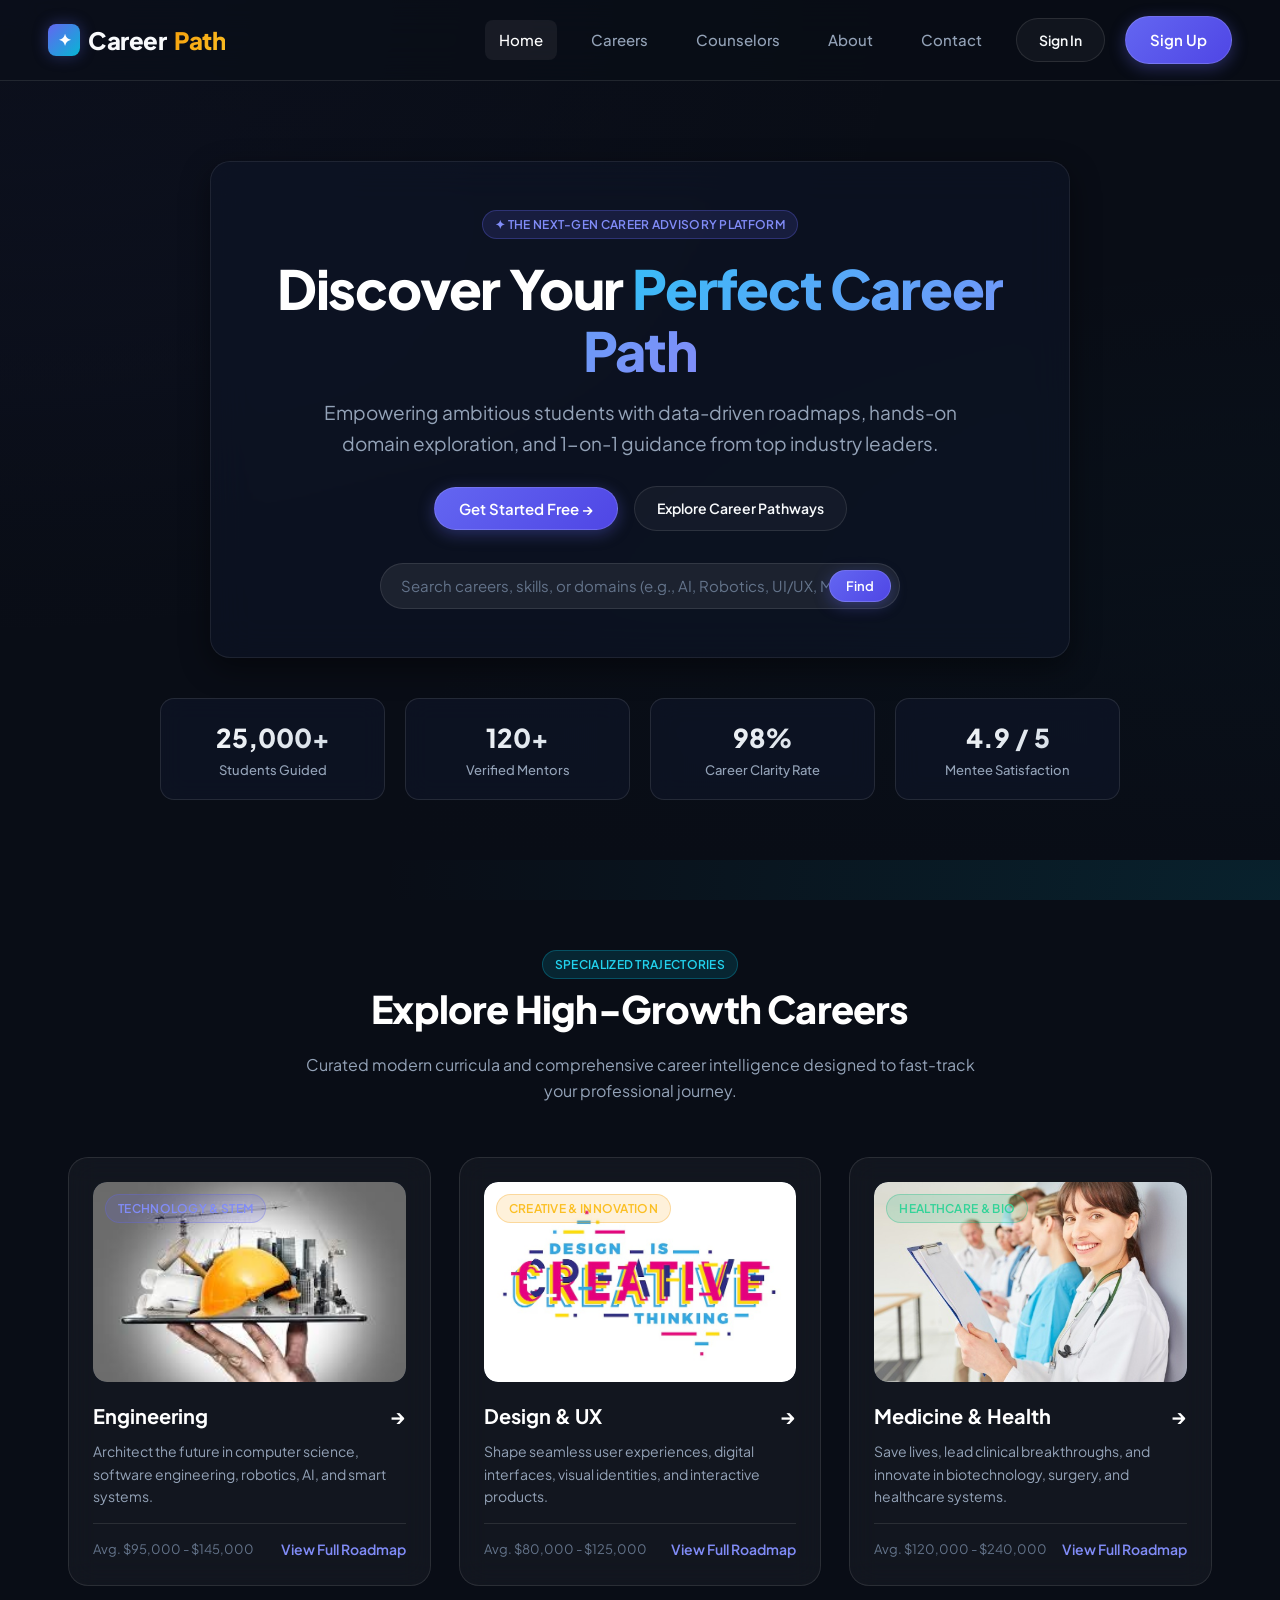
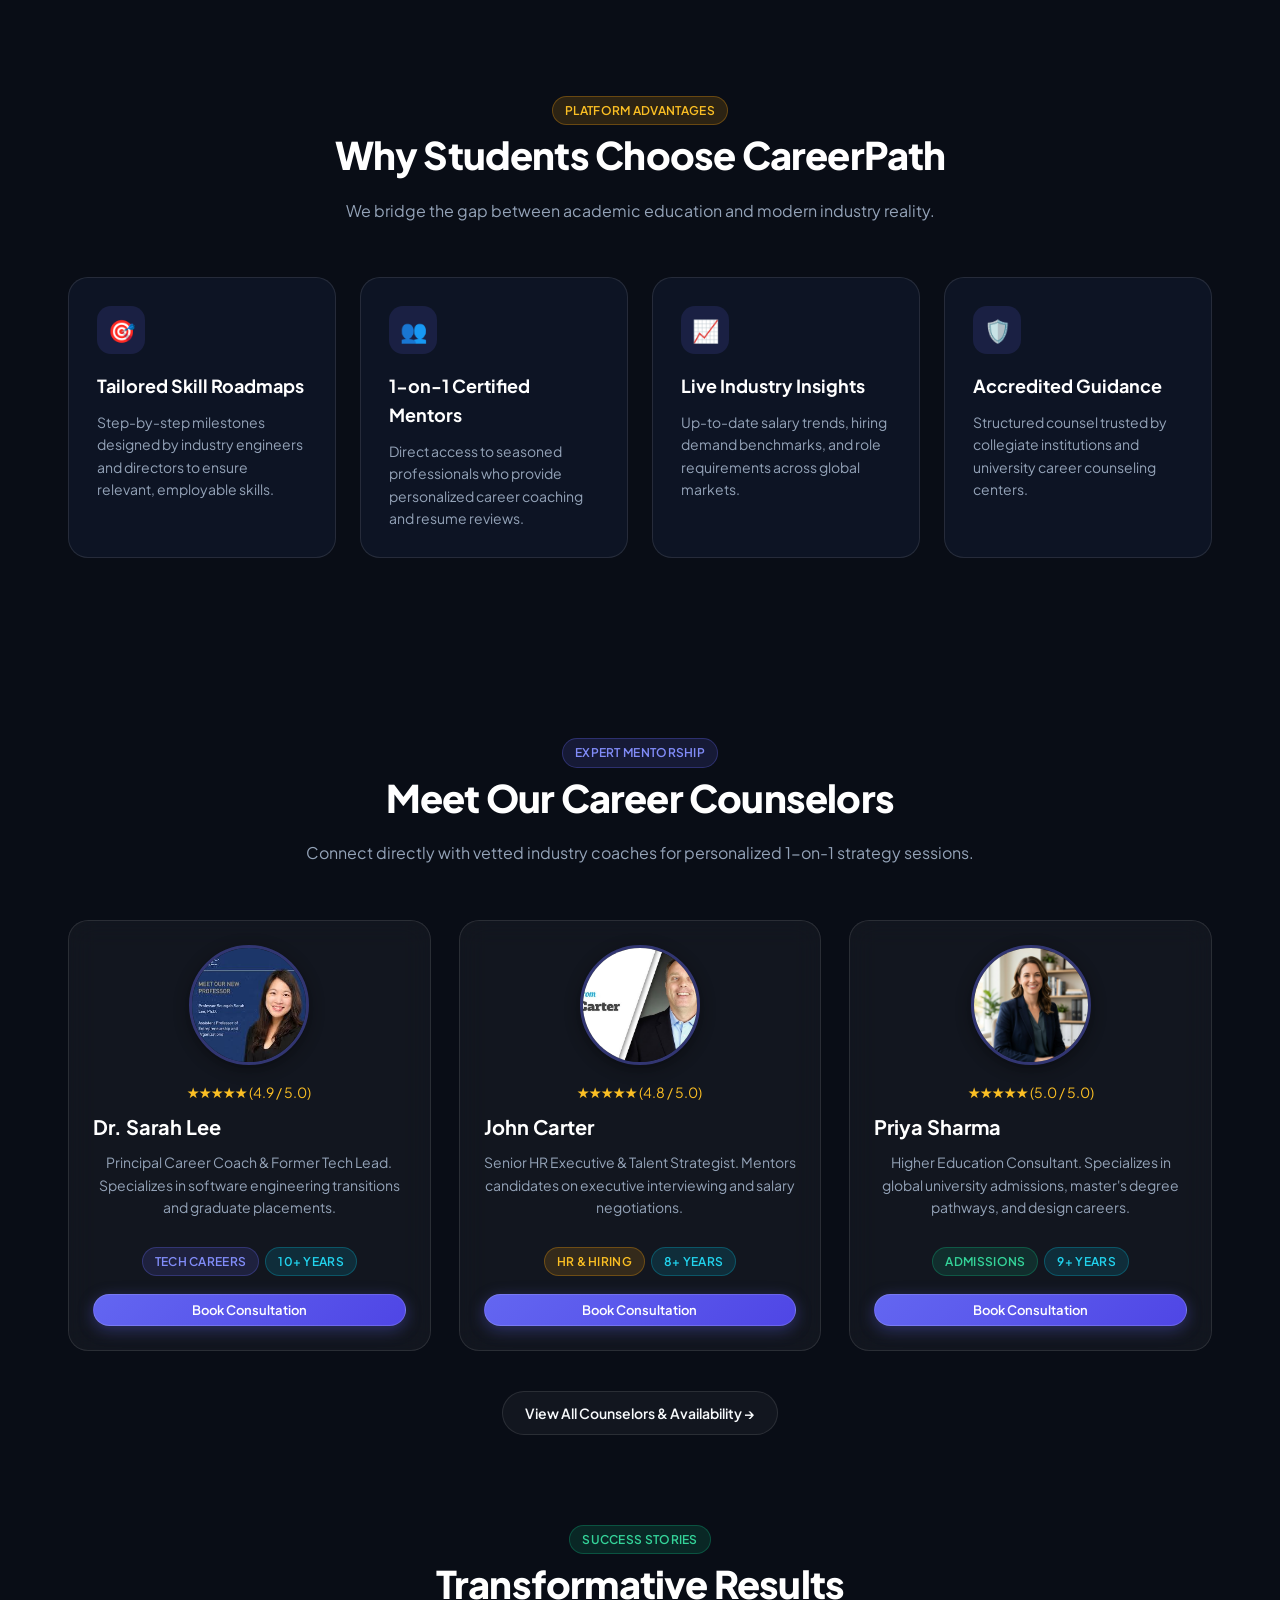
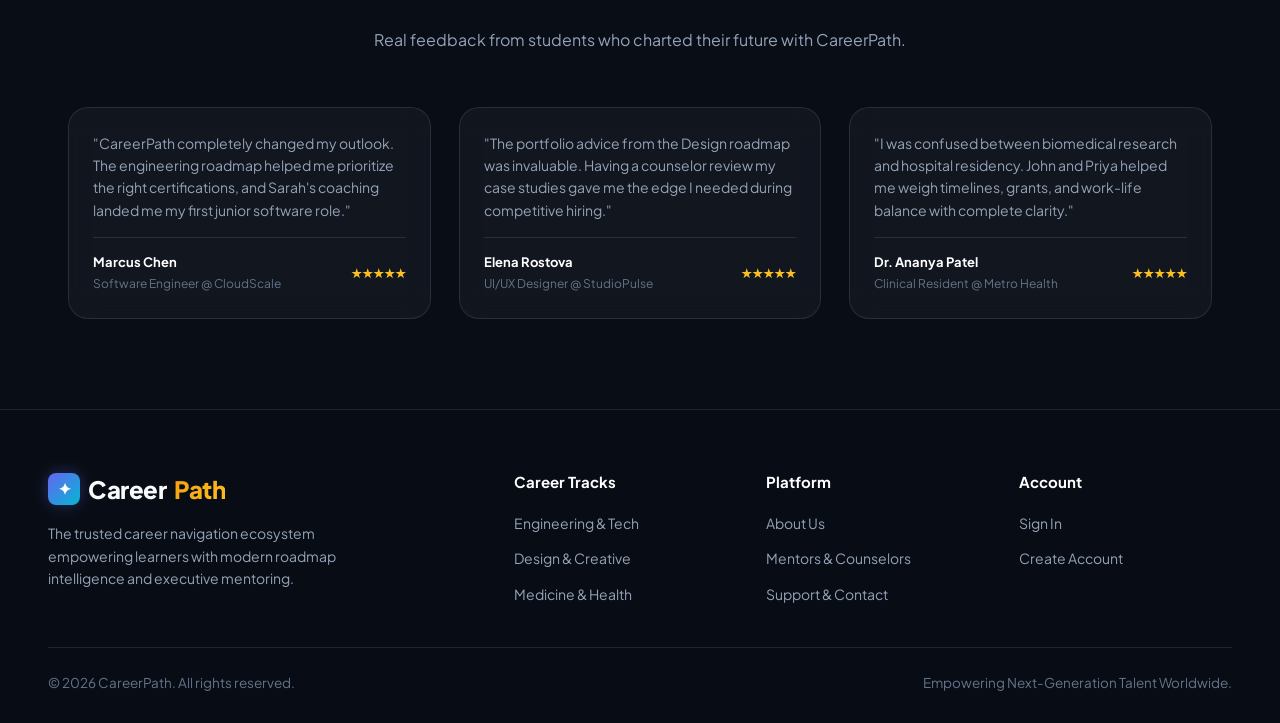
<file: index.html>
<!DOCTYPE html>
<html lang="en">
<head>
  <meta charset="UTF-8">
  <meta name="viewport" content="width=device-width, initial-scale=1.0">
  <title>CareerPath | Discover Your Perfect Career Direction</title>
  <link rel="stylesheet" href="style.css">
  <script defer src="script.js"></script>
</head>
<body>

<header class="header">
  <a href="index.html" class="logo">
    <div class="logo-icon">✦</div>
    Career<span>Path</span>
  </a>

  <button class="mobile-toggle" aria-label="Toggle Menu">☰</button>

  <nav>
    <ul>
      <li><a href="#home" class="active">Home</a></li>
      <li><a href="#careers">Careers</a></li>
      <li><a href="#counselors">Counselors</a></li>
      <li><a href="about.html">About</a></li>
      <li><a href="contact.html">Contact</a></li>

      <li id="user-badge" class="user-badge" style="display:none;"></li>

      <li id="signin-btn">
        <a href="signin.html" class="btn-secondary">Sign In</a>
      </li>

      <li id="signup-btn">
        <a href="signup.html" class="btn-primary">Sign Up</a>
      </li>

      <li id="signout-btn" style="display:none;">
        <a href="#" class="btn-secondary" onclick="logout()">Sign Out</a>
      </li>
    </ul>
  </nav>
</header>

<!-- HERO SECTION -->
<section id="home" class="hero">
  <video autoplay muted loop playsinline id="bg-video">
    <source src="images/videocareer.mp4" type="video/mp4">
  </video>
  <div class="hero-overlay"></div>

  <div class="hero-content">
    <div class="badge badge-primary">✦ The Next-Gen Career Advisory Platform</div>
    <h2>Discover Your <span>Perfect Career Path</span></h2>
    <p>Empowering ambitious students with data-driven roadmaps, hands-on domain exploration, and 1-on-1 guidance from top industry leaders.</p>

    <div class="hero-cta-group">
      <button class="btn-primary" onclick="goToSignup()">Get Started Free →</button>
      <a href="#careers" class="btn-secondary">Explore Career Pathways</a>
    </div>

    <!-- Live Career Search -->
    <div class="hero-search-wrapper">
      <input type="text" id="career-search" placeholder="Search careers, skills, or domains (e.g., AI, Robotics, UI/UX, Medicine)..." />
      <button class="btn-primary btn-sm" onclick="document.getElementById('careers').scrollIntoView({behavior: 'smooth'})">Find</button>
    </div>
  </div>

  <!-- Trust Metrics Bar -->
  <div class="stats-strip">
    <div class="stat-box">
      <div class="stat-number">25,000+</div>
      <div class="stat-label">Students Guided</div>
    </div>
    <div class="stat-box">
      <div class="stat-number">120+</div>
      <div class="stat-label">Verified Mentors</div>
    </div>
    <div class="stat-box">
      <div class="stat-number">98%</div>
      <div class="stat-label">Career Clarity Rate</div>
    </div>
    <div class="stat-box">
      <div class="stat-number">4.9 / 5</div>
      <div class="stat-label">Mentee Satisfaction</div>
    </div>
  </div>
</section>

<!-- CAREER PATHWAYS SECTION -->
<section id="careers" class="section">
  <div class="section-header">
    <div class="badge badge-cyan">Specialized Trajectories</div>
    <h2 class="page-title">Explore High-Growth Careers</h2>
    <p class="page-subtitle">Curated modern curricula and comprehensive career intelligence designed to fast-track your professional journey.</p>
  </div>

  <div class="cards">
    <a href="engineering.html" class="card-link">
      <div class="card">
        <div class="card-img-wrapper">
          <span class="card-tag badge badge-primary">Technology & STEM</span>
          <img src="images/engineering.jpg" alt="Engineering Careers">
        </div>
        <h3>Engineering <span>→</span></h3>
        <p>Architect the future in computer science, software engineering, robotics, AI, and smart systems.</p>
        <div class="card-meta">
          <span>Avg. $95,000 - $145,000</span>
          <span class="card-action-link">View Full Roadmap</span>
        </div>
      </div>
    </a>

    <a href="design.html" class="card-link">
      <div class="card">
        <div class="card-img-wrapper">
          <span class="card-tag badge badge-gold">Creative & Innovation</span>
          <img src="images/design.jpg" alt="Design Careers">
        </div>
        <h3>Design & UX <span>→</span></h3>
        <p>Shape seamless user experiences, digital interfaces, visual identities, and interactive products.</p>
        <div class="card-meta">
          <span>Avg. $80,000 - $125,000</span>
          <span class="card-action-link">View Full Roadmap</span>
        </div>
      </div>
    </a>

    <a href="medicine.html" class="card-link">
      <div class="card">
        <div class="card-img-wrapper">
          <span class="card-tag badge badge-emerald">Healthcare & Bio</span>
          <img src="images/medicine.jpg" alt="Medical Careers">
        </div>
        <h3>Medicine & Health <span>→</span></h3>
        <p>Save lives, lead clinical breakthroughs, and innovate in biotechnology, surgery, and healthcare systems.</p>
        <div class="card-meta">
          <span>Avg. $120,000 - $240,000</span>
          <span class="card-action-link">View Full Roadmap</span>
        </div>
      </div>
    </a>
  </div>
</section>

<!-- WHY CAREERPATH VALUE SECTION -->
<section class="section" style="padding-top: 20px;">
  <div class="section-header">
    <div class="badge badge-gold">Platform Advantages</div>
    <h2 class="page-title">Why Students Choose CareerPath</h2>
    <p class="page-subtitle">We bridge the gap between academic education and modern industry reality.</p>
  </div>

  <div class="features-grid">
    <div class="feature-box">
      <div class="feature-icon">🎯</div>
      <h4>Tailored Skill Roadmaps</h4>
      <p>Step-by-step milestones designed by industry engineers and directors to ensure relevant, employable skills.</p>
    </div>
    <div class="feature-box">
      <div class="feature-icon">👥</div>
      <h4>1-on-1 Certified Mentors</h4>
      <p>Direct access to seasoned professionals who provide personalized career coaching and resume reviews.</p>
    </div>
    <div class="feature-box">
      <div class="feature-icon">📈</div>
      <h4>Live Industry Insights</h4>
      <p>Up-to-date salary trends, hiring demand benchmarks, and role requirements across global markets.</p>
    </div>
    <div class="feature-box">
      <div class="feature-icon">🛡️</div>
      <h4>Accredited Guidance</h4>
      <p>Structured counsel trusted by collegiate institutions and university career counseling centers.</p>
    </div>
  </div>
</section>

<!-- COUNSELORS SECTION -->
<section id="counselors" class="section">
  <div class="section-header">
    <div class="badge badge-primary">Expert Mentorship</div>
    <h2 class="page-title">Meet Our Career Counselors</h2>
    <p class="page-subtitle">Connect directly with vetted industry coaches for personalized 1-on-1 strategy sessions.</p>
  </div>

  <div class="cards">
    <div class="card counselor-card" data-category="tech engineering">
      <div class="counselor-avatar">
        <img src="images/counselor1.jpg" alt="Dr. Sarah Lee">
      </div>
      <div class="rating">★★★★★ (4.9 / 5.0)</div>
      <h3>Dr. Sarah Lee</h3>
      <p>Principal Career Coach & Former Tech Lead. Specializes in software engineering transitions and graduate placements.</p>
      <div class="counselor-specialties">
        <span class="badge badge-primary">Tech Careers</span>
        <span class="badge badge-cyan">10+ Years</span>
      </div>
      <button class="btn-primary btn-sm" onclick="openBookingModal('Dr. Sarah Lee')">Book Consultation</button>
    </div>

    <div class="card counselor-card" data-category="hr business management">
      <div class="counselor-avatar">
        <img src="images/counselor2.jpg" alt="John Carter">
      </div>
      <div class="rating">★★★★★ (4.8 / 5.0)</div>
      <h3>John Carter</h3>
      <p>Senior HR Executive & Talent Strategist. Mentors candidates on executive interviewing and salary negotiations.</p>
      <div class="counselor-specialties">
        <span class="badge badge-gold">HR & Hiring</span>
        <span class="badge badge-cyan">8+ Years</span>
      </div>
      <button class="btn-primary btn-sm" onclick="openBookingModal('John Carter')">Book Consultation</button>
    </div>

    <div class="card counselor-card" data-category="education admissions design">
      <div class="counselor-avatar">
        <img src="images/counselor3.jpg" alt="Priya Sharma">
      </div>
      <div class="rating">★★★★★ (5.0 / 5.0)</div>
      <h3>Priya Sharma</h3>
      <p>Higher Education Consultant. Specializes in global university admissions, master's degree pathways, and design careers.</p>
      <div class="counselor-specialties">
        <span class="badge badge-emerald">Admissions</span>
        <span class="badge badge-cyan">9+ Years</span>
      </div>
      <button class="btn-primary btn-sm" onclick="openBookingModal('Priya Sharma')">Book Consultation</button>
    </div>
  </div>

  <div style="text-align: center; margin-top: 40px;">
    <a href="counselor.html" class="btn-secondary">View All Counselors & Availability →</a>
  </div>
</section>

<!-- TESTIMONIALS SECTION -->
<section class="section" style="padding-top: 0;">
  <div class="section-header">
    <div class="badge badge-emerald">Success Stories</div>
    <h2 class="page-title">Transformative Results</h2>
    <p class="page-subtitle">Real feedback from students who charted their future with CareerPath.</p>
  </div>

  <div class="cards">
    <div class="card">
      <p>"CareerPath completely changed my outlook. The engineering roadmap helped me prioritize the right certifications, and Sarah's coaching landed me my first junior software role."</p>
      <div class="card-meta">
        <div>
          <strong style="color:#fff; display:block;">Marcus Chen</strong>
          <span style="font-size:12px;">Software Engineer @ CloudScale</span>
        </div>
        <span style="color:#fbbf24;">★★★★★</span>
      </div>
    </div>

    <div class="card">
      <p>"The portfolio advice from the Design roadmap was invaluable. Having a counselor review my case studies gave me the edge I needed during competitive hiring."</p>
      <div class="card-meta">
        <div>
          <strong style="color:#fff; display:block;">Elena Rostova</strong>
          <span style="font-size:12px;">UI/UX Designer @ StudioPulse</span>
        </div>
        <span style="color:#fbbf24;">★★★★★</span>
      </div>
    </div>

    <div class="card">
      <p>"I was confused between biomedical research and hospital residency. John and Priya helped me weigh timelines, grants, and work-life balance with complete clarity."</p>
      <div class="card-meta">
        <div>
          <strong style="color:#fff; display:block;">Dr. Ananya Patel</strong>
          <span style="font-size:12px;">Clinical Resident @ Metro Health</span>
        </div>
        <span style="color:#fbbf24;">★★★★★</span>
      </div>
    </div>
  </div>
</section>

<!-- CONSULTATION BOOKING MODAL -->
<div id="booking-modal" class="modal-overlay">
  <div class="modal-card">
    <button class="modal-close" onclick="closeBookingModal()">✕</button>
    <div class="badge badge-primary" style="margin-bottom: 12px;">1-on-1 Consultation</div>
    <h3 style="font-size: 22px; margin-bottom: 8px; color: #fff;">Book Session with <span id="modal-counselor-name" style="color:#818cf8;">Advisor</span></h3>
    <p style="font-size: 13.5px; color: var(--text-muted); margin-bottom: 20px;">Select your preferred date and format for a 45-minute live career strategy video call.</p>

    <form onsubmit="confirmBooking(event)">
      <div class="form-group">
        <label>Select Session Date</label>
        <div class="input-field-wrapper">
          <input type="date" required value="2026-09-25">
        </div>
      </div>

      <div class="form-group">
        <label>Preferred Time Slot</label>
        <div class="input-field-wrapper">
          <select style="width: 100%; padding: 12px 16px; background: rgba(255, 255, 255, 0.05); border: 1px solid var(--border-color); border-radius: var(--radius-md); color: #fff; font-size: 14.5px; outline: none;">
            <option value="10am" style="background:#0f172a; color:#fff;">10:00 AM - 10:45 AM (EST)</option>
            <option value="2pm" style="background:#0f172a; color:#fff;">02:00 PM - 02:45 PM (EST)</option>
            <option value="6pm" style="background:#0f172a; color:#fff;">06:00 PM - 06:45 PM (EST)</option>
          </select>
        </div>
      </div>

      <div class="form-group">
        <label>Primary Focus Area</label>
        <div class="input-field-wrapper">
          <input type="text" placeholder="e.g., Resume Review, Major Selection, Career Transition" required>
        </div>
      </div>

      <button type="submit" class="btn-primary" style="width: 100%; margin-top: 10px;">Confirm & Schedule Session</button>
    </form>
  </div>
</div>

<!-- FOOTER -->
<footer>
  <div class="footer-content">
    <div class="footer-brand">
      <a href="index.html" class="logo">
        <div class="logo-icon">✦</div>
        Career<span>Path</span>
      </a>
      <p>The trusted career navigation ecosystem empowering learners with modern roadmap intelligence and executive mentoring.</p>
    </div>

    <div class="footer-col">
      <h5>Career Tracks</h5>
      <ul>
        <li><a href="engineering.html">Engineering & Tech</a></li>
        <li><a href="design.html">Design & Creative</a></li>
        <li><a href="medicine.html">Medicine & Health</a></li>
      </ul>
    </div>

    <div class="footer-col">
      <h5>Platform</h5>
      <ul>
        <li><a href="about.html">About Us</a></li>
        <li><a href="counselor.html">Mentors & Counselors</a></li>
        <li><a href="contact.html">Support & Contact</a></li>
      </ul>
    </div>

    <div class="footer-col">
      <h5>Account</h5>
      <ul>
        <li><a href="signin.html">Sign In</a></li>
        <li><a href="signup.html">Create Account</a></li>
      </ul>
    </div>
  </div>

  <div class="footer-bottom">
    <p>© 2026 CareerPath. All rights reserved.</p>
    <p>Empowering Next-Generation Talent Worldwide.</p>
  </div>
</footer>

<div id="toast-container"></div>

</body>
</html>
</file>
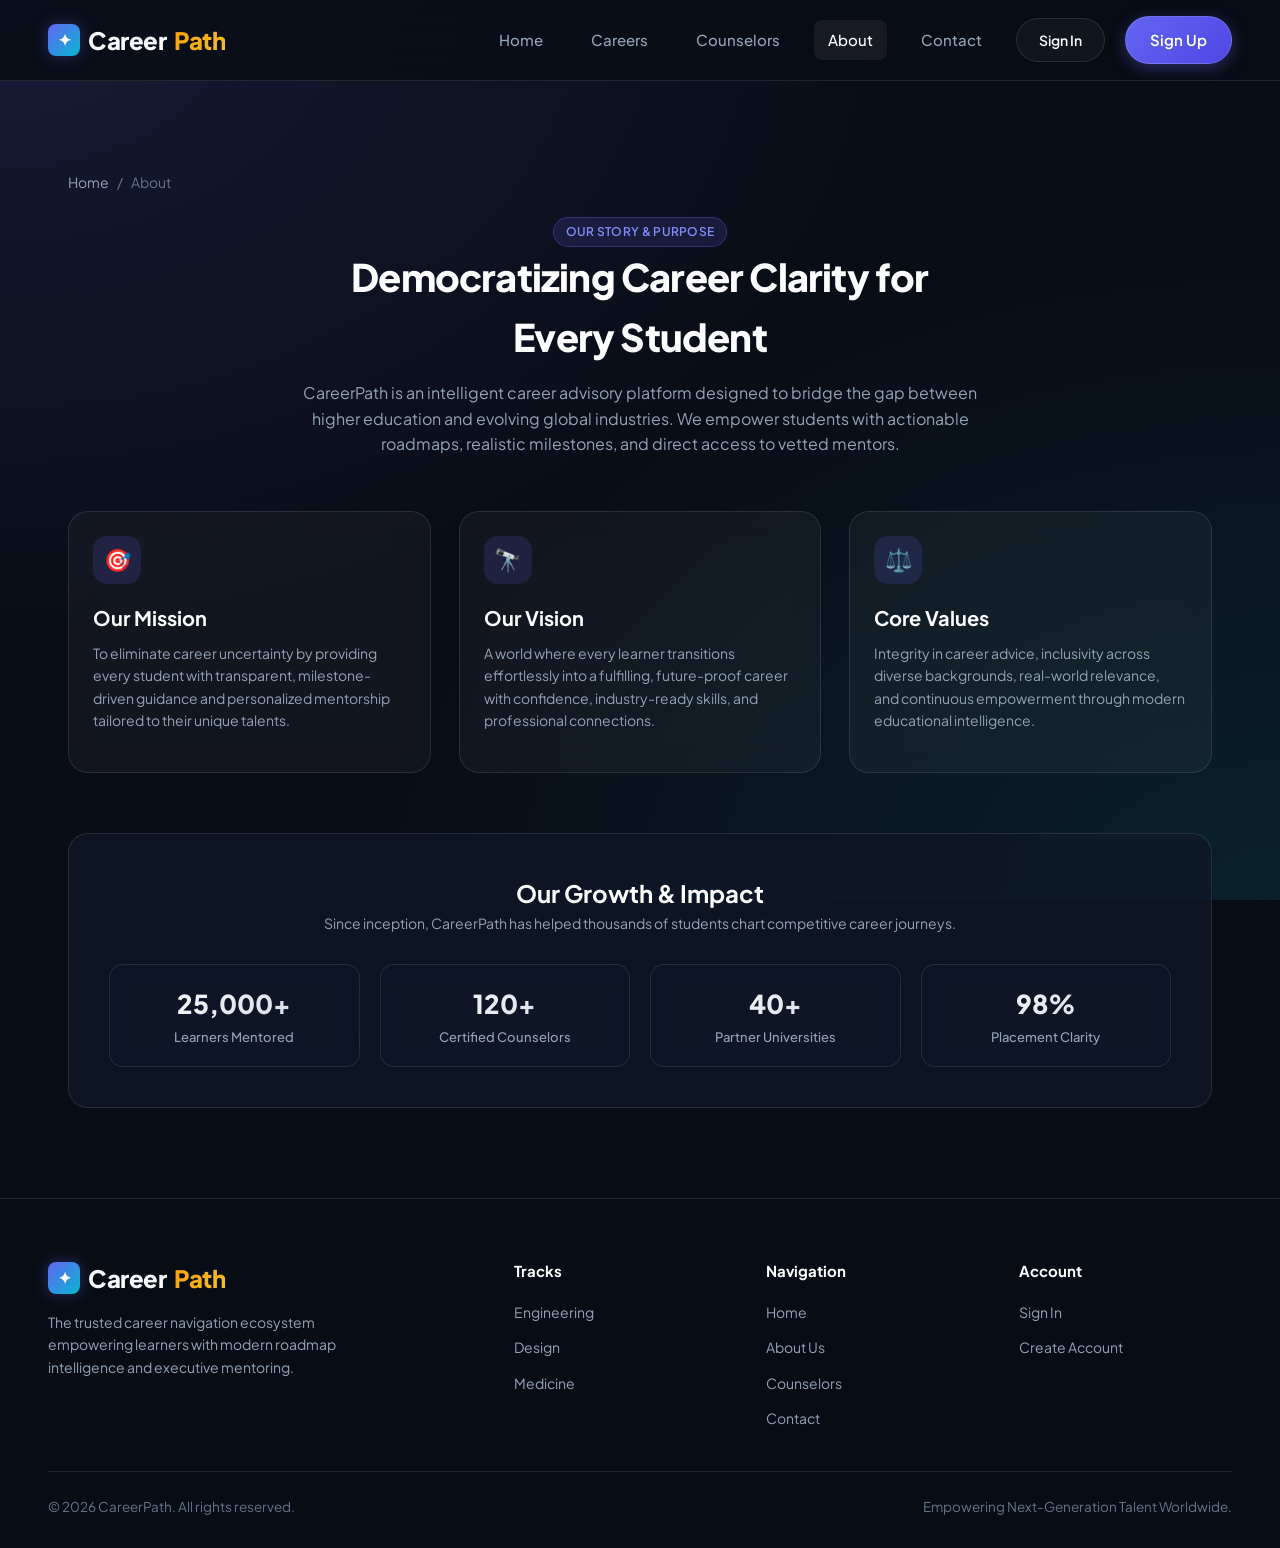
<file: about.html>
<!DOCTYPE html>
<html lang="en">
<head>
  <meta charset="UTF-8">
  <meta name="viewport" content="width=device-width, initial-scale=1.0">
  <title>About Us | CareerPath</title>
  <link rel="stylesheet" href="style.css">
  <script defer src="script.js"></script>
</head>
<body>

<header class="header">
  <a href="index.html" class="logo">
    <div class="logo-icon">✦</div>
    Career<span>Path</span>
  </a>

  <button class="mobile-toggle" aria-label="Toggle Menu">☰</button>

  <nav>
    <ul>
      <li><a href="index.html">Home</a></li>
      <li><a href="index.html#careers">Careers</a></li>
      <li><a href="counselor.html">Counselors</a></li>
      <li><a href="about.html" class="active">About</a></li>
      <li><a href="contact.html">Contact</a></li>

      <li id="user-badge" class="user-badge" style="display:none;"></li>

      <li id="signin-btn">
        <a href="signin.html" class="btn-secondary">Sign In</a>
      </li>

      <li id="signup-btn">
        <a href="signup.html" class="btn-primary">Sign Up</a>
      </li>

      <li id="signout-btn" style="display:none;">
        <a href="#" class="btn-secondary" onclick="logout()">Sign Out</a>
      </li>
    </ul>
  </nav>
</header>

<section class="section">
  <div class="breadcrumbs">
    <a href="index.html">Home</a>
    <span>/</span>
    <span>About</span>
  </div>

  <div class="section-header">
    <div class="badge badge-primary">Our Story & Purpose</div>
    <h2 class="page-title">Democratizing Career Clarity for Every Student</h2>
    <p class="page-subtitle">
      CareerPath is an intelligent career advisory platform designed to bridge the gap between higher education and evolving global industries. We empower students with actionable roadmaps, realistic milestones, and direct access to vetted mentors.
    </p>
  </div>

  <div class="cards">
    <div class="card">
      <div class="feature-icon">🎯</div>
      <h3>Our Mission</h3>
      <p>To eliminate career uncertainty by providing every student with transparent, milestone-driven guidance and personalized mentorship tailored to their unique talents.</p>
    </div>

    <div class="card">
      <div class="feature-icon">🔭</div>
      <h3>Our Vision</h3>
      <p>A world where every learner transitions effortlessly into a fulfilling, future-proof career with confidence, industry-ready skills, and professional connections.</p>
    </div>

    <div class="card">
      <div class="feature-icon">⚖️</div>
      <h3>Core Values</h3>
      <p>Integrity in career advice, inclusivity across diverse backgrounds, real-world relevance, and continuous empowerment through modern educational intelligence.</p>
    </div>
  </div>

  <!-- Impact Milestones -->
  <div style="margin-top: 60px; background: var(--bg-surface); border: 1px solid var(--border-color); border-radius: var(--radius-lg); padding: 40px;">
    <div class="section-header" style="margin-bottom: 30px;">
      <h3 style="font-size: 24px; color: #fff;">Our Growth & Impact</h3>
      <p style="color: var(--text-muted); font-size: 14px;">Since inception, CareerPath has helped thousands of students chart competitive career journeys.</p>
    </div>

    <div class="stats-strip" style="margin-top: 0; max-width: 100%;">
      <div class="stat-box">
        <div class="stat-number">25,000+</div>
        <div class="stat-label">Learners Mentored</div>
      </div>
      <div class="stat-box">
        <div class="stat-number">120+</div>
        <div class="stat-label">Certified Counselors</div>
      </div>
      <div class="stat-box">
        <div class="stat-number">40+</div>
        <div class="stat-label">Partner Universities</div>
      </div>
      <div class="stat-box">
        <div class="stat-number">98%</div>
        <div class="stat-label">Placement Clarity</div>
      </div>
    </div>
  </div>
</section>

<!-- FOOTER -->
<footer>
  <div class="footer-content">
    <div class="footer-brand">
      <a href="index.html" class="logo">
        <div class="logo-icon">✦</div>
        Career<span>Path</span>
      </a>
      <p>The trusted career navigation ecosystem empowering learners with modern roadmap intelligence and executive mentoring.</p>
    </div>

    <div class="footer-col">
      <h5>Tracks</h5>
      <ul>
        <li><a href="engineering.html">Engineering</a></li>
        <li><a href="design.html">Design</a></li>
        <li><a href="medicine.html">Medicine</a></li>
      </ul>
    </div>

    <div class="footer-col">
      <h5>Navigation</h5>
      <ul>
        <li><a href="index.html">Home</a></li>
        <li><a href="about.html">About Us</a></li>
        <li><a href="counselor.html">Counselors</a></li>
        <li><a href="contact.html">Contact</a></li>
      </ul>
    </div>

    <div class="footer-col">
      <h5>Account</h5>
      <ul>
        <li><a href="signin.html">Sign In</a></li>
        <li><a href="signup.html">Create Account</a></li>
      </ul>
    </div>
  </div>

  <div class="footer-bottom">
    <p>© 2026 CareerPath. All rights reserved.</p>
    <p>Empowering Next-Generation Talent Worldwide.</p>
  </div>
</footer>

<div id="toast-container"></div>

</body>
</html>
</file>
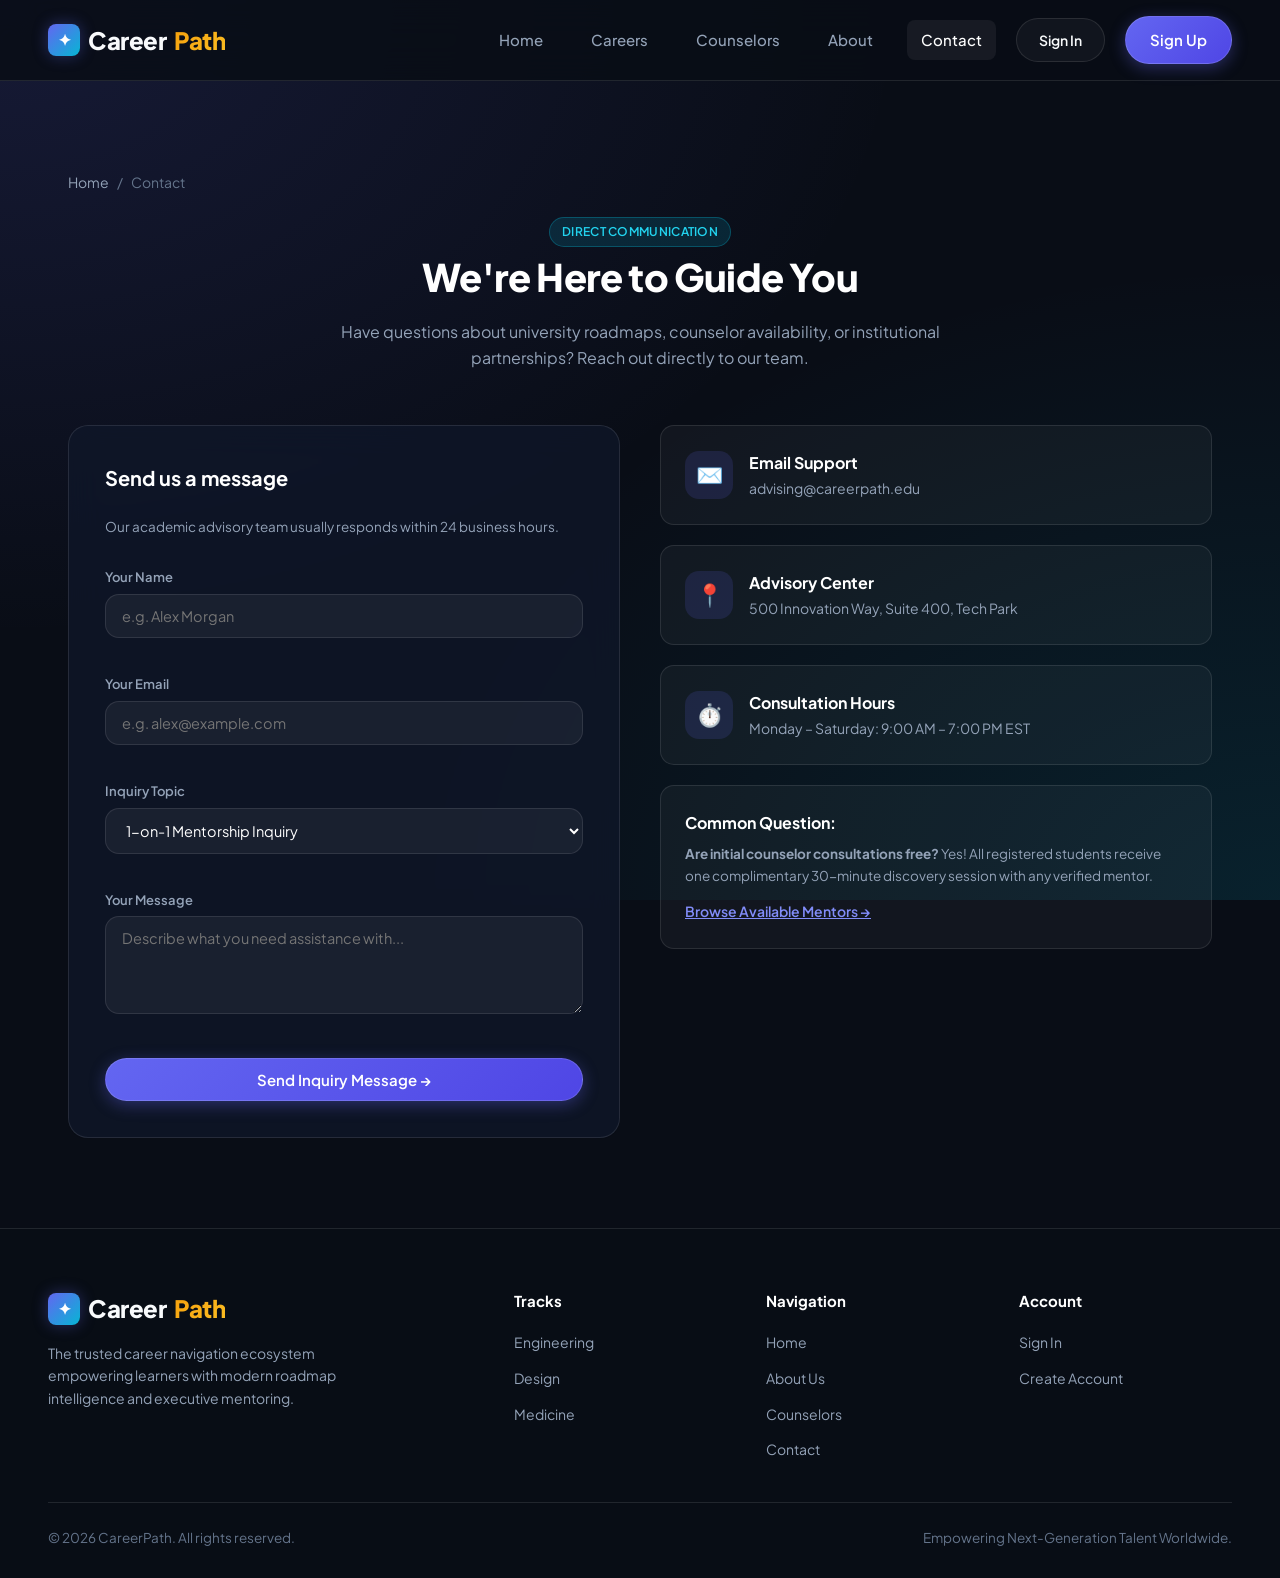
<file: contact.html>
<!DOCTYPE html>
<html lang="en">
<head>
  <meta charset="UTF-8">
  <meta name="viewport" content="width=device-width, initial-scale=1.0">
  <title>Contact Us | CareerPath</title>
  <link rel="stylesheet" href="style.css">
  <script defer src="script.js"></script>
</head>
<body>

<header class="header">
  <a href="index.html" class="logo">
    <div class="logo-icon">✦</div>
    Career<span>Path</span>
  </a>

  <button class="mobile-toggle" aria-label="Toggle Menu">☰</button>

  <nav>
    <ul>
      <li><a href="index.html">Home</a></li>
      <li><a href="index.html#careers">Careers</a></li>
      <li><a href="counselor.html">Counselors</a></li>
      <li><a href="about.html">About</a></li>
      <li><a href="contact.html" class="active">Contact</a></li>

      <li id="user-badge" class="user-badge" style="display:none;"></li>

      <li id="signin-btn">
        <a href="signin.html" class="btn-secondary">Sign In</a>
      </li>

      <li id="signup-btn">
        <a href="signup.html" class="btn-primary">Sign Up</a>
      </li>

      <li id="signout-btn" style="display:none;">
        <a href="#" class="btn-secondary" onclick="logout()">Sign Out</a>
      </li>
    </ul>
  </nav>
</header>

<section class="section contact">
  <div class="breadcrumbs">
    <a href="index.html">Home</a>
    <span>/</span>
    <span>Contact</span>
  </div>

  <div class="section-header">
    <div class="badge badge-cyan">Direct Communication</div>
    <h2 class="page-title">We're Here to Guide You</h2>
    <p class="page-subtitle">Have questions about university roadmaps, counselor availability, or institutional partnerships? Reach out directly to our team.</p>
  </div>

  <div class="contact-container">
    <!-- Contact Form -->
    <form onsubmit="handleContactSubmit(event)">
      <h3 style="font-size: 20px; color: #fff; margin-bottom: 4px;">Send us a message</h3>
      <p style="font-size: 13.5px; color: var(--text-muted); margin-bottom: 12px;">Our academic advisory team usually responds within 24 business hours.</p>

      <div class="form-group">
        <label>Your Name</label>
        <div class="input-field-wrapper">
          <input type="text" placeholder="e.g. Alex Morgan" required>
        </div>
      </div>

      <div class="form-group">
        <label>Your Email</label>
        <div class="input-field-wrapper">
          <input type="email" placeholder="e.g. alex@example.com" required>
        </div>
      </div>

      <div class="form-group">
        <label>Inquiry Topic</label>
        <div class="input-field-wrapper">
          <select style="width: 100%; padding: 12px 16px; background: rgba(255, 255, 255, 0.05); border: 1px solid var(--border-color); border-radius: var(--radius-md); color: #fff; font-size: 14.5px; outline: none;">
            <option value="advising" style="background:#0f172a; color:#fff;">1-on-1 Mentorship Inquiry</option>
            <option value="roadmap" style="background:#0f172a; color:#fff;">Career Roadmap Questions</option>
            <option value="partnership" style="background:#0f172a; color:#fff;">University / Campus Partnerships</option>
            <option value="other" style="background:#0f172a; color:#fff;">General Support</option>
          </select>
        </div>
      </div>

      <div class="form-group">
        <label>Your Message</label>
        <div class="input-field-wrapper">
          <textarea rows="4" placeholder="Describe what you need assistance with..." required></textarea>
        </div>
      </div>

      <button type="submit" class="btn-primary" style="margin-top: 8px;">Send Inquiry Message →</button>
    </form>

    <!-- Support Details & FAQ -->
    <div class="contact-info-panel">
      <div class="contact-info-card">
        <div class="feature-icon" style="margin-bottom: 0;">✉️</div>
        <div>
          <h4 style="font-size: 16px; color: #fff; margin-bottom: 2px;">Email Support</h4>
          <p style="color: var(--text-muted); font-size: 14px; margin-bottom: 0;">advising@careerpath.edu</p>
        </div>
      </div>

      <div class="contact-info-card">
        <div class="feature-icon" style="margin-bottom: 0;">📍</div>
        <div>
          <h4 style="font-size: 16px; color: #fff; margin-bottom: 2px;">Advisory Center</h4>
          <p style="color: var(--text-muted); font-size: 14px; margin-bottom: 0;">500 Innovation Way, Suite 400, Tech Park</p>
        </div>
      </div>

      <div class="contact-info-card">
        <div class="feature-icon" style="margin-bottom: 0;">⏱️</div>
        <div>
          <h4 style="font-size: 16px; color: #fff; margin-bottom: 2px;">Consultation Hours</h4>
          <p style="color: var(--text-muted); font-size: 14px; margin-bottom: 0;">Monday – Saturday: 9:00 AM – 7:00 PM EST</p>
        </div>
      </div>

      <div style="background: var(--bg-card); border: 1px solid var(--border-color); border-radius: var(--radius-md); padding: 24px;">
        <h4 style="font-size: 16px; color: #fff; margin-bottom: 8px;">Common Question:</h4>
        <p style="font-size: 13.5px; color: var(--text-muted); line-height: 1.6; margin-bottom: 12px;">
          <strong>Are initial counselor consultations free?</strong> Yes! All registered students receive one complimentary 30-minute discovery session with any verified mentor.
        </p>
        <a href="counselor.html" class="card-action-link">Browse Available Mentors →</a>
      </div>
    </div>
  </div>
</section>

<!-- FOOTER -->
<footer>
  <div class="footer-content">
    <div class="footer-brand">
      <a href="index.html" class="logo">
        <div class="logo-icon">✦</div>
        Career<span>Path</span>
      </a>
      <p>The trusted career navigation ecosystem empowering learners with modern roadmap intelligence and executive mentoring.</p>
    </div>

    <div class="footer-col">
      <h5>Tracks</h5>
      <ul>
        <li><a href="engineering.html">Engineering</a></li>
        <li><a href="design.html">Design</a></li>
        <li><a href="medicine.html">Medicine</a></li>
      </ul>
    </div>

    <div class="footer-col">
      <h5>Navigation</h5>
      <ul>
        <li><a href="index.html">Home</a></li>
        <li><a href="about.html">About Us</a></li>
        <li><a href="counselor.html">Counselors</a></li>
        <li><a href="contact.html">Contact</a></li>
      </ul>
    </div>

    <div class="footer-col">
      <h5>Account</h5>
      <ul>
        <li><a href="signin.html">Sign In</a></li>
        <li><a href="signup.html">Create Account</a></li>
      </ul>
    </div>
  </div>

  <div class="footer-bottom">
    <p>© 2026 CareerPath. All rights reserved.</p>
    <p>Empowering Next-Generation Talent Worldwide.</p>
  </div>
</footer>

<div id="toast-container"></div>

</body>
</html>
</file>
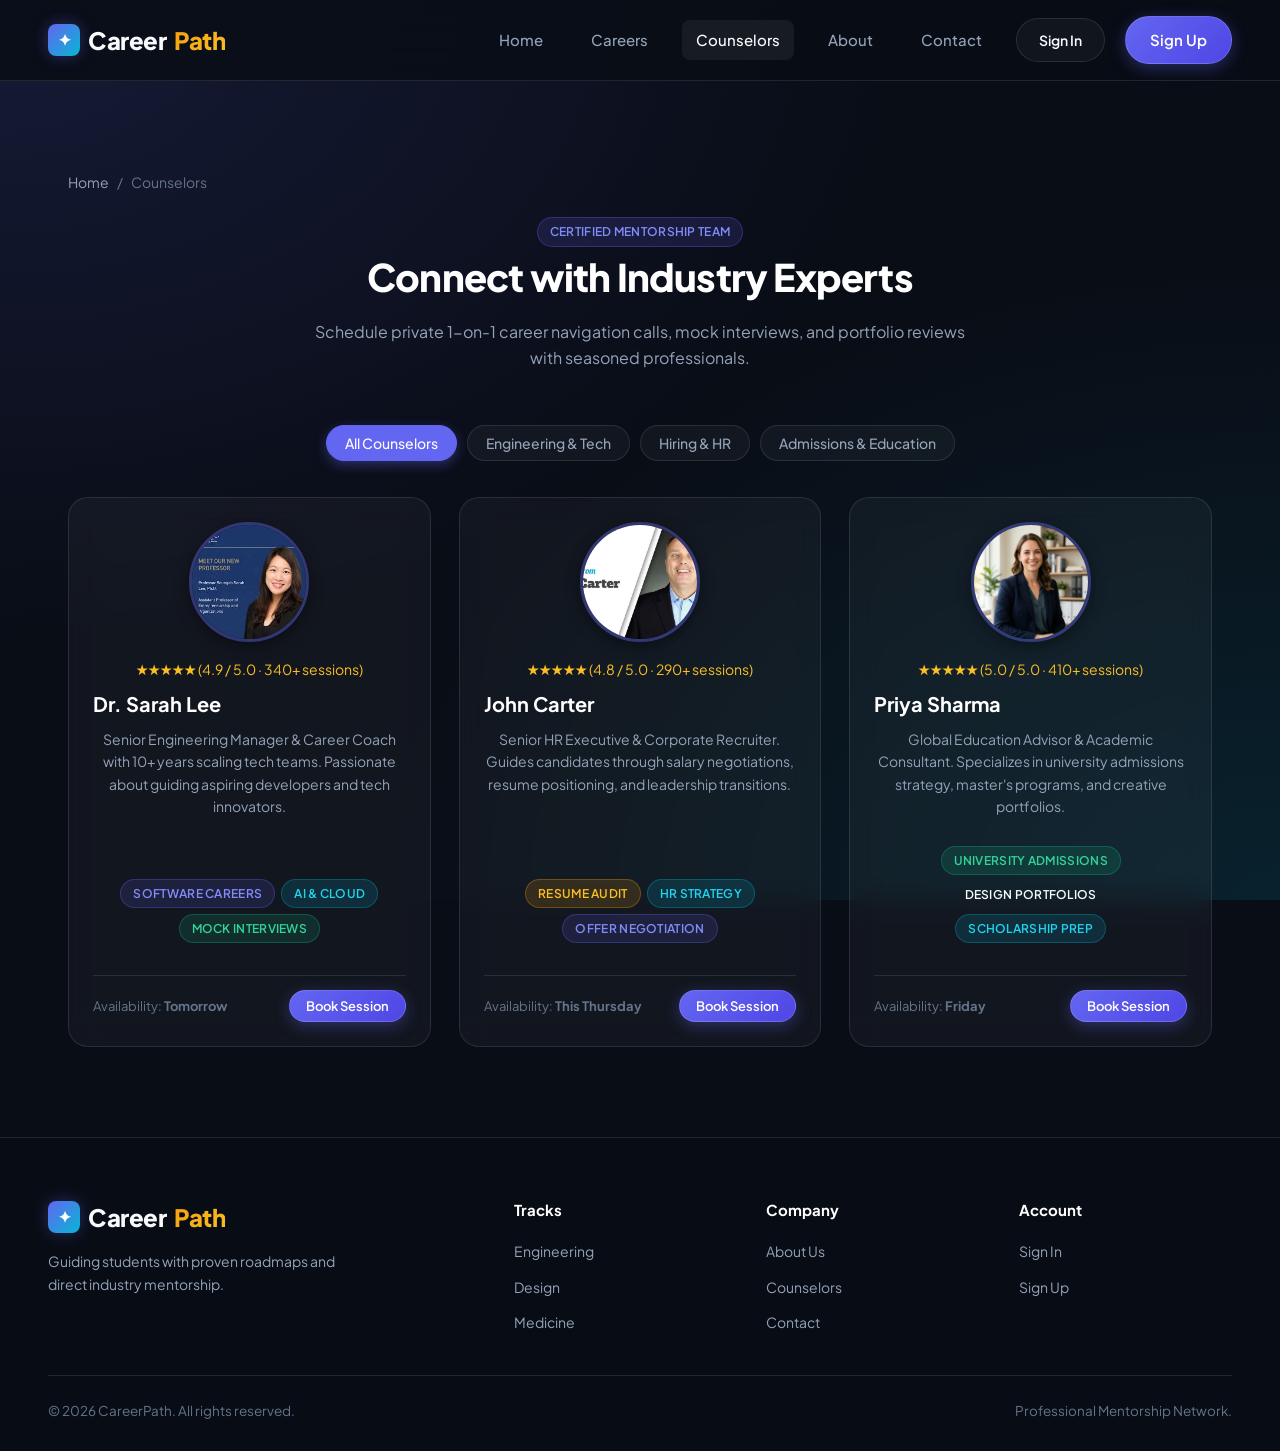
<file: counselor.html>
<!DOCTYPE html>
<html lang="en">
<head>
  <meta charset="UTF-8">
  <meta name="viewport" content="width=device-width, initial-scale=1.0">
  <title>Meet Our Career Counselors | CareerPath</title>
  <link rel="stylesheet" href="style.css">
  <script defer src="script.js"></script>
</head>
<body>

<header class="header">
  <a href="index.html" class="logo">
    <div class="logo-icon">✦</div>
    Career<span>Path</span>
  </a>

  <button class="mobile-toggle" aria-label="Toggle Menu">☰</button>

  <nav>
    <ul>
      <li><a href="index.html">Home</a></li>
      <li><a href="index.html#careers">Careers</a></li>
      <li><a href="counselor.html" class="active">Counselors</a></li>
      <li><a href="about.html">About</a></li>
      <li><a href="contact.html">Contact</a></li>

      <li id="user-badge" class="user-badge" style="display:none;"></li>

      <li id="signin-btn">
        <a href="signin.html" class="btn-secondary">Sign In</a>
      </li>

      <li id="signup-btn">
        <a href="signup.html" class="btn-primary">Sign Up</a>
      </li>

      <li id="signout-btn" style="display:none;">
        <a href="#" class="btn-secondary" onclick="logout()">Sign Out</a>
      </li>
    </ul>
  </nav>
</header>

<section class="section">
  <div class="breadcrumbs">
    <a href="index.html">Home</a>
    <span>/</span>
    <span>Counselors</span>
  </div>

  <div class="section-header">
    <div class="badge badge-primary">Certified Mentorship Team</div>
    <h2 class="page-title">Connect with Industry Experts</h2>
    <p class="page-subtitle">Schedule private 1-on-1 career navigation calls, mock interviews, and portfolio reviews with seasoned professionals.</p>
  </div>

  <!-- Category Filter Tabs -->
  <div class="filter-tabs">
    <button class="filter-tab active" onclick="filterCounselors('all')">All Counselors</button>
    <button class="filter-tab" onclick="filterCounselors('tech')">Engineering & Tech</button>
    <button class="filter-tab" onclick="filterCounselors('hr')">Hiring & HR</button>
    <button class="filter-tab" onclick="filterCounselors('admissions')">Admissions & Education</button>
  </div>

  <div class="cards">
    <!-- Counselor 1 -->
    <div class="card counselor-card" data-category="tech engineering">
      <div class="counselor-avatar">
        <img src="images/counselor1.jpg" alt="Dr. Sarah Lee">
      </div>
      <div class="rating">★★★★★ (4.9 / 5.0 · 340+ sessions)</div>
      <h3>Dr. Sarah Lee</h3>
      <p>Senior Engineering Manager & Career Coach with 10+ years scaling tech teams. Passionate about guiding aspiring developers and tech innovators.</p>
      
      <div class="counselor-specialties">
        <span class="badge badge-primary">Software Careers</span>
        <span class="badge badge-cyan">AI & Cloud</span>
        <span class="badge badge-emerald">Mock Interviews</span>
      </div>

      <div class="card-meta" style="margin-top: 14px;">
        <span>Availability: <strong>Tomorrow</strong></span>
        <button class="btn-primary btn-sm" onclick="openBookingModal('Dr. Sarah Lee')">Book Session</button>
      </div>
    </div>

    <!-- Counselor 2 -->
    <div class="card counselor-card" data-category="hr business">
      <div class="counselor-avatar">
        <img src="images/counselor2.jpg" alt="John Carter">
      </div>
      <div class="rating">★★★★★ (4.8 / 5.0 · 290+ sessions)</div>
      <h3>John Carter</h3>
      <p>Senior HR Executive & Corporate Recruiter. Guides candidates through salary negotiations, resume positioning, and leadership transitions.</p>
      
      <div class="counselor-specialties">
        <span class="badge badge-gold">Resume Audit</span>
        <span class="badge badge-cyan">HR Strategy</span>
        <span class="badge badge-primary">Offer Negotiation</span>
      </div>

      <div class="card-meta" style="margin-top: 14px;">
        <span>Availability: <strong>This Thursday</strong></span>
        <button class="btn-primary btn-sm" onclick="openBookingModal('John Carter')">Book Session</button>
      </div>
    </div>

    <!-- Counselor 3 -->
    <div class="card counselor-card" data-category="admissions education design">
      <div class="counselor-avatar">
        <img src="images/counselor3.jpg" alt="Priya Sharma">
      </div>
      <div class="rating">★★★★★ (5.0 / 5.0 · 410+ sessions)</div>
      <h3>Priya Sharma</h3>
      <p>Global Education Advisor & Academic Consultant. Specializes in university admissions strategy, master's programs, and creative portfolios.</p>
      
      <div class="counselor-specialties">
        <span class="badge badge-emerald">University Admissions</span>
        <span class="badge badge-rose">Design Portfolios</span>
        <span class="badge badge-cyan">Scholarship Prep</span>
      </div>

      <div class="card-meta" style="margin-top: 14px;">
        <span>Availability: <strong>Friday</strong></span>
        <button class="btn-primary btn-sm" onclick="openBookingModal('Priya Sharma')">Book Session</button>
      </div>
    </div>
  </div>
</section>

<!-- BOOKING MODAL -->
<div id="booking-modal" class="modal-overlay">
  <div class="modal-card">
    <button class="modal-close" onclick="closeBookingModal()">✕</button>
    <div class="badge badge-primary" style="margin-bottom: 12px;">1-on-1 Consultation</div>
    <h3 style="font-size: 22px; margin-bottom: 8px; color: #fff;">Schedule with <span id="modal-counselor-name" style="color:#818cf8;">Advisor</span></h3>
    <p style="font-size: 13.5px; color: var(--text-muted); margin-bottom: 20px;">Choose a convenient date and time for your personalized guidance call.</p>

    <form onsubmit="confirmBooking(event)">
      <div class="form-group">
        <label>Select Date</label>
        <div class="input-field-wrapper">
          <input type="date" required value="2026-09-26">
        </div>
      </div>

      <div class="form-group">
        <label>Preferred Time Slot</label>
        <div class="input-field-wrapper">
          <select style="width: 100%; padding: 12px 16px; background: rgba(255, 255, 255, 0.05); border: 1px solid var(--border-color); border-radius: var(--radius-md); color: #fff; font-size: 14.5px; outline: none;">
            <option value="11am" style="background:#0f172a; color:#fff;">11:00 AM - 11:45 AM (EST)</option>
            <option value="3pm" style="background:#0f172a; color:#fff;">03:00 PM - 03:45 PM (EST)</option>
            <option value="7pm" style="background:#0f172a; color:#fff;">07:00 PM - 07:45 PM (EST)</option>
          </select>
        </div>
      </div>

      <div class="form-group">
        <label>Primary Discussion Goal</label>
        <div class="input-field-wrapper">
          <input type="text" placeholder="e.g., Degree choice, Resume teardown, Tech career switch" required>
        </div>
      </div>

      <button type="submit" class="btn-primary" style="width: 100%; margin-top: 10px;">Confirm & Book Appointment</button>
    </form>
  </div>
</div>

<!-- FOOTER -->
<footer>
  <div class="footer-content">
    <div class="footer-brand">
      <a href="index.html" class="logo">
        <div class="logo-icon">✦</div>
        Career<span>Path</span>
      </a>
      <p>Guiding students with proven roadmaps and direct industry mentorship.</p>
    </div>

    <div class="footer-col">
      <h5>Tracks</h5>
      <ul>
        <li><a href="engineering.html">Engineering</a></li>
        <li><a href="design.html">Design</a></li>
        <li><a href="medicine.html">Medicine</a></li>
      </ul>
    </div>

    <div class="footer-col">
      <h5>Company</h5>
      <ul>
        <li><a href="about.html">About Us</a></li>
        <li><a href="counselor.html">Counselors</a></li>
        <li><a href="contact.html">Contact</a></li>
      </ul>
    </div>

    <div class="footer-col">
      <h5>Account</h5>
      <ul>
        <li><a href="signin.html">Sign In</a></li>
        <li><a href="signup.html">Sign Up</a></li>
      </ul>
    </div>
  </div>

  <div class="footer-bottom">
    <p>© 2026 CareerPath. All rights reserved.</p>
    <p>Professional Mentorship Network.</p>
  </div>
</footer>

<div id="toast-container"></div>

</body>
</html>
</file>
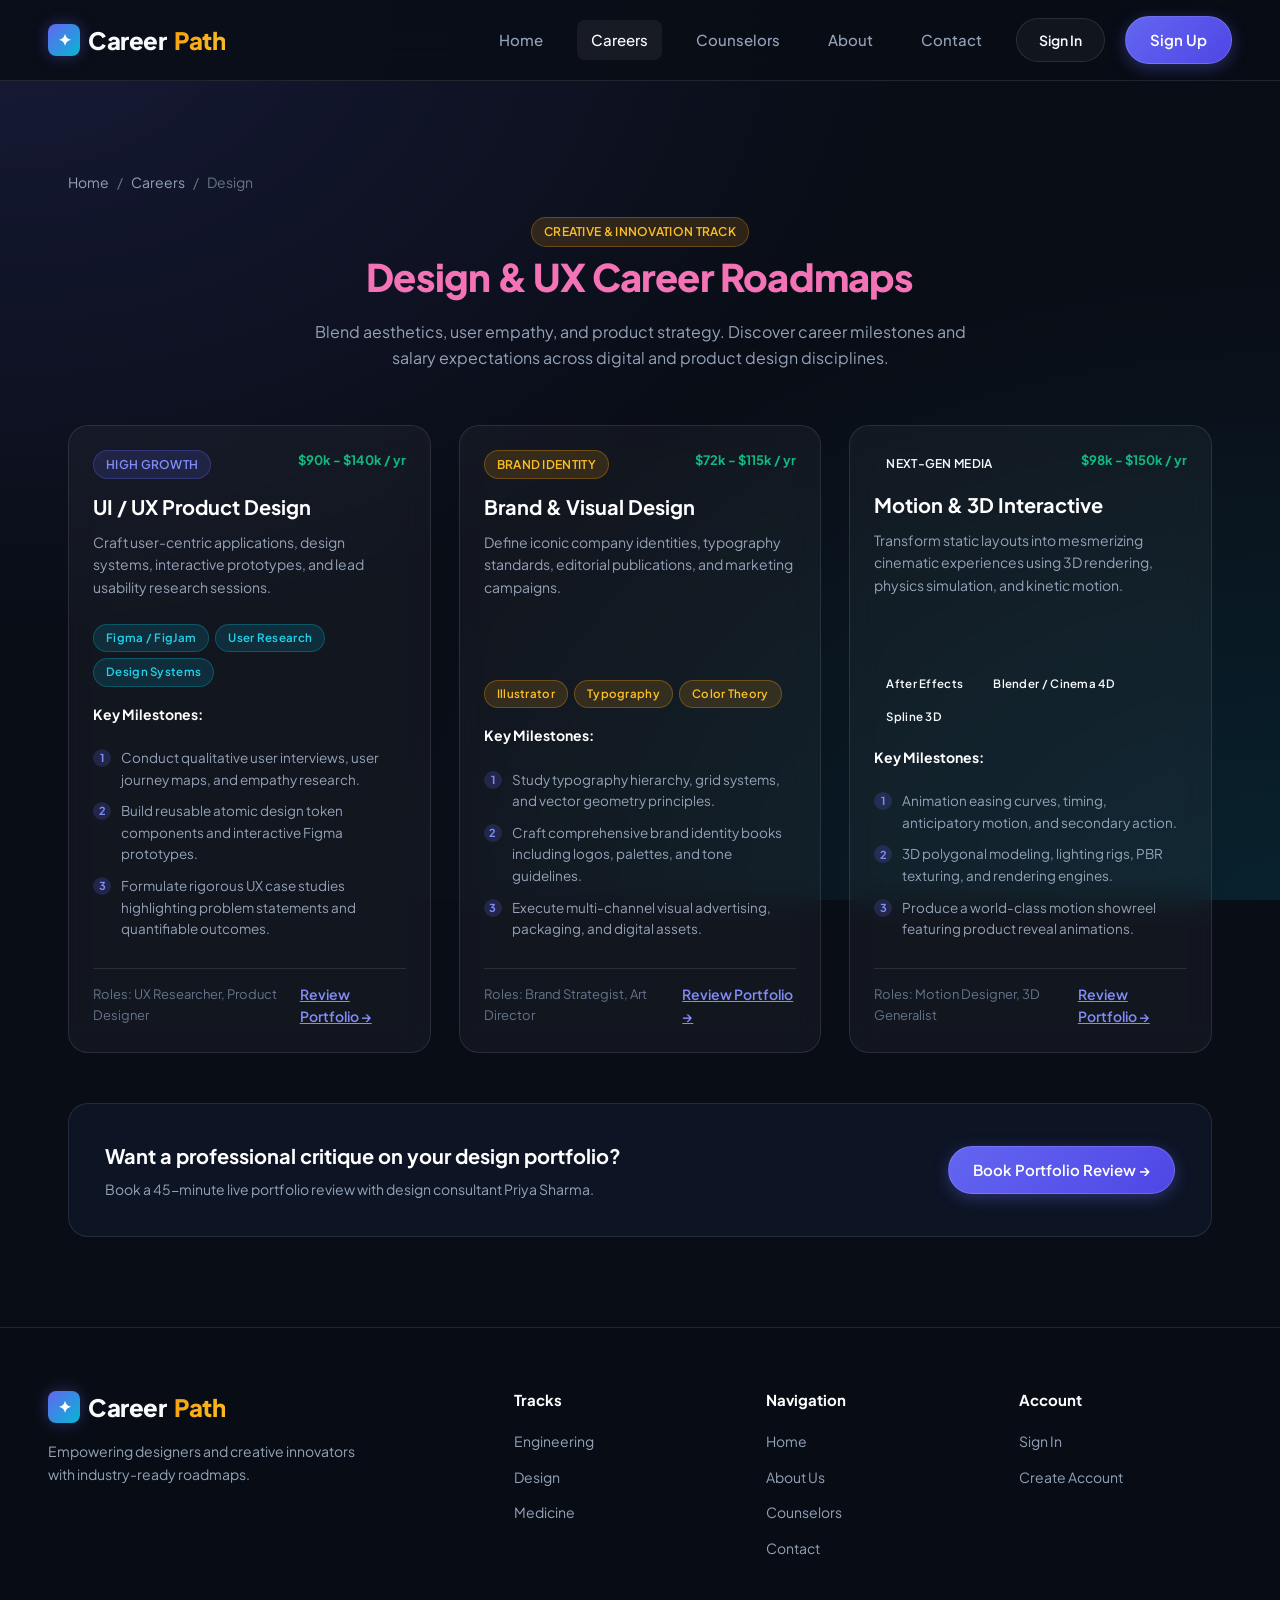
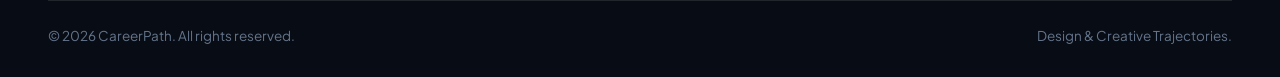
<file: design.html>
<!DOCTYPE html>
<html lang="en">
<head>
  <meta charset="UTF-8">
  <meta name="viewport" content="width=device-width, initial-scale=1.0">
  <title>Design & Creative Career Roadmap | CareerPath</title>
  <link rel="stylesheet" href="style.css">
  <script defer src="script.js"></script>
</head>
<body>

<header class="header">
  <a href="index.html" class="logo">
    <div class="logo-icon">✦</div>
    Career<span>Path</span>
  </a>

  <button class="mobile-toggle" aria-label="Toggle Menu">☰</button>

  <nav>
    <ul>
      <li><a href="index.html">Home</a></li>
      <li><a href="index.html#careers" class="active">Careers</a></li>
      <li><a href="counselor.html">Counselors</a></li>
      <li><a href="about.html">About</a></li>
      <li><a href="contact.html">Contact</a></li>

      <li id="user-badge" class="user-badge" style="display:none;"></li>

      <li id="signin-btn">
        <a href="signin.html" class="btn-secondary">Sign In</a>
      </li>

      <li id="signup-btn">
        <a href="signup.html" class="btn-primary">Sign Up</a>
      </li>

      <li id="signout-btn" style="display:none;">
        <a href="#" class="btn-secondary" onclick="logout()">Sign Out</a>
      </li>
    </ul>
  </nav>
</header>

<section class="section design-page">
  <div class="breadcrumbs">
    <a href="index.html">Home</a>
    <span>/</span>
    <a href="index.html#careers">Careers</a>
    <span>/</span>
    <span>Design</span>
  </div>

  <div class="section-header">
    <div class="badge badge-gold">Creative & Innovation Track</div>
    <h2 class="page-title">Design & UX Career Roadmaps</h2>
    <p class="page-subtitle">Blend aesthetics, user empathy, and product strategy. Discover career milestones and salary expectations across digital and product design disciplines.</p>
  </div>

  <div class="cards">
    <!-- Card 1: UI/UX -->
    <div class="card">
      <div style="display: flex; justify-content: space-between; align-items: flex-start; margin-bottom: 12px;">
        <span class="badge badge-primary">High Growth</span>
        <span style="font-size: 13px; color: var(--accent-emerald); font-weight: 700;">$90k - $140k / yr</span>
      </div>
      <h3>UI / UX Product Design</h3>
      <p>Craft user-centric applications, design systems, interactive prototypes, and lead usability research sessions.</p>
      
      <div style="display: flex; flex-wrap: wrap; gap: 6px; margin: 10px 0 16px;">
        <span class="badge badge-cyan" style="text-transform: none; font-size: 11.5px;">Figma / FigJam</span>
        <span class="badge badge-cyan" style="text-transform: none; font-size: 11.5px;">User Research</span>
        <span class="badge badge-cyan" style="text-transform: none; font-size: 11.5px;">Design Systems</span>
      </div>

      <h4 style="font-size: 14px; color: #fff; margin-bottom: 8px;">Key Milestones:</h4>
      <ul class="roadmap-list">
        <li class="roadmap-item">
          <span class="roadmap-bullet">1</span>
          <span>Conduct qualitative user interviews, user journey maps, and empathy research.</span>
        </li>
        <li class="roadmap-item">
          <span class="roadmap-bullet">2</span>
          <span>Build reusable atomic design token components and interactive Figma prototypes.</span>
        </li>
        <li class="roadmap-item">
          <span class="roadmap-bullet">3</span>
          <span>Formulate rigorous UX case studies highlighting problem statements and quantifiable outcomes.</span>
        </li>
      </ul>

      <div class="card-meta" style="margin-top: 14px;">
        <span>Roles: UX Researcher, Product Designer</span>
        <a href="counselor.html" class="card-action-link">Review Portfolio →</a>
      </div>
    </div>

    <!-- Card 2: Graphic Design -->
    <div class="card">
      <div style="display: flex; justify-content: space-between; align-items: flex-start; margin-bottom: 12px;">
        <span class="badge badge-gold">Brand Identity</span>
        <span style="font-size: 13px; color: var(--accent-emerald); font-weight: 700;">$72k - $115k / yr</span>
      </div>
      <h3>Brand & Visual Design</h3>
      <p>Define iconic company identities, typography standards, editorial publications, and marketing campaigns.</p>
      
      <div style="display: flex; flex-wrap: wrap; gap: 6px; margin: 10px 0 16px;">
        <span class="badge badge-gold" style="text-transform: none; font-size: 11.5px;">Illustrator</span>
        <span class="badge badge-gold" style="text-transform: none; font-size: 11.5px;">Typography</span>
        <span class="badge badge-gold" style="text-transform: none; font-size: 11.5px;">Color Theory</span>
      </div>

      <h4 style="font-size: 14px; color: #fff; margin-bottom: 8px;">Key Milestones:</h4>
      <ul class="roadmap-list">
        <li class="roadmap-item">
          <span class="roadmap-bullet">1</span>
          <span>Study typography hierarchy, grid systems, and vector geometry principles.</span>
        </li>
        <li class="roadmap-item">
          <span class="roadmap-bullet">2</span>
          <span>Craft comprehensive brand identity books including logos, palettes, and tone guidelines.</span>
        </li>
        <li class="roadmap-item">
          <span class="roadmap-bullet">3</span>
          <span>Execute multi-channel visual advertising, packaging, and digital assets.</span>
        </li>
      </ul>

      <div class="card-meta" style="margin-top: 14px;">
        <span>Roles: Brand Strategist, Art Director</span>
        <a href="counselor.html" class="card-action-link">Review Portfolio →</a>
      </div>
    </div>

    <!-- Card 3: 3D Motion -->
    <div class="card">
      <div style="display: flex; justify-content: space-between; align-items: flex-start; margin-bottom: 12px;">
        <span class="badge badge-rose">Next-Gen Media</span>
        <span style="font-size: 13px; color: var(--accent-emerald); font-weight: 700;">$98k - $150k / yr</span>
      </div>
      <h3>Motion & 3D Interactive</h3>
      <p>Transform static layouts into mesmerizing cinematic experiences using 3D rendering, physics simulation, and kinetic motion.</p>
      
      <div style="display: flex; flex-wrap: wrap; gap: 6px; margin: 10px 0 16px;">
        <span class="badge badge-rose" style="text-transform: none; font-size: 11.5px;">After Effects</span>
        <span class="badge badge-rose" style="text-transform: none; font-size: 11.5px;">Blender / Cinema 4D</span>
        <span class="badge badge-rose" style="text-transform: none; font-size: 11.5px;">Spline 3D</span>
      </div>

      <h4 style="font-size: 14px; color: #fff; margin-bottom: 8px;">Key Milestones:</h4>
      <ul class="roadmap-list">
        <li class="roadmap-item">
          <span class="roadmap-bullet">1</span>
          <span>Animation easing curves, timing, anticipatory motion, and secondary action.</span>
        </li>
        <li class="roadmap-item">
          <span class="roadmap-bullet">2</span>
          <span>3D polygonal modeling, lighting rigs, PBR texturing, and rendering engines.</span>
        </li>
        <li class="roadmap-item">
          <span class="roadmap-bullet">3</span>
          <span>Produce a world-class motion showreel featuring product reveal animations.</span>
        </li>
      </ul>

      <div class="card-meta" style="margin-top: 14px;">
        <span>Roles: Motion Designer, 3D Generalist</span>
        <a href="counselor.html" class="card-action-link">Review Portfolio →</a>
      </div>
    </div>
  </div>

  <!-- Advisor CTA Strip -->
  <div style="margin-top: 50px; background: var(--bg-surface); border: 1px solid var(--border-color); border-radius: var(--radius-lg); padding: 36px; display: flex; justify-content: space-between; align-items: center; flex-wrap: wrap; gap: 20px;">
    <div>
      <h3 style="font-size: 20px; color: #fff; margin-bottom: 6px;">Want a professional critique on your design portfolio?</h3>
      <p style="color: var(--text-muted); font-size: 14px;">Book a 45-minute live portfolio review with design consultant Priya Sharma.</p>
    </div>
    <a href="counselor.html" class="btn-primary">Book Portfolio Review →</a>
  </div>
</section>

<!-- FOOTER -->
<footer>
  <div class="footer-content">
    <div class="footer-brand">
      <a href="index.html" class="logo">
        <div class="logo-icon">✦</div>
        Career<span>Path</span>
      </a>
      <p>Empowering designers and creative innovators with industry-ready roadmaps.</p>
    </div>

    <div class="footer-col">
      <h5>Tracks</h5>
      <ul>
        <li><a href="engineering.html">Engineering</a></li>
        <li><a href="design.html">Design</a></li>
        <li><a href="medicine.html">Medicine</a></li>
      </ul>
    </div>

    <div class="footer-col">
      <h5>Navigation</h5>
      <ul>
        <li><a href="index.html">Home</a></li>
        <li><a href="about.html">About Us</a></li>
        <li><a href="counselor.html">Counselors</a></li>
        <li><a href="contact.html">Contact</a></li>
      </ul>
    </div>

    <div class="footer-col">
      <h5>Account</h5>
      <ul>
        <li><a href="signin.html">Sign In</a></li>
        <li><a href="signup.html">Create Account</a></li>
      </ul>
    </div>
  </div>

  <div class="footer-bottom">
    <p>© 2026 CareerPath. All rights reserved.</p>
    <p>Design & Creative Trajectories.</p>
  </div>
</footer>

<div id="toast-container"></div>

</body>
</html>
</file>
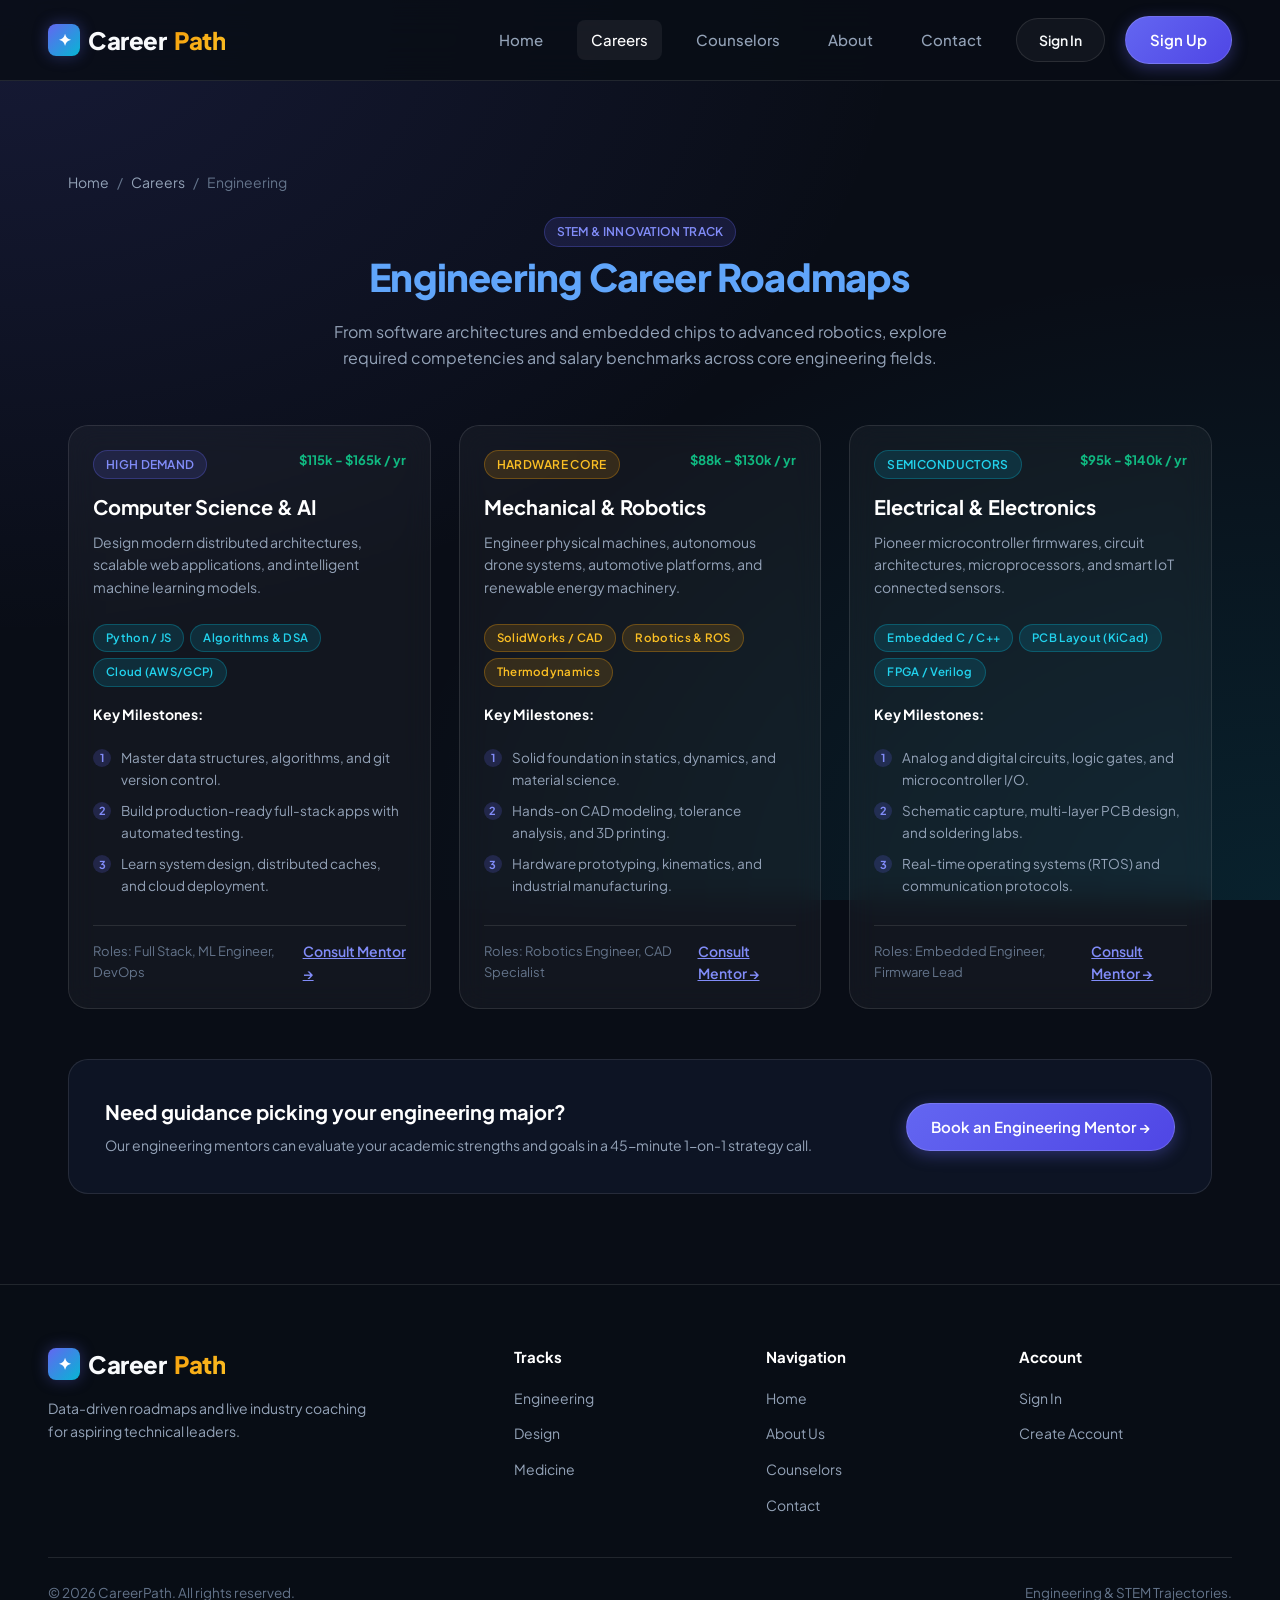
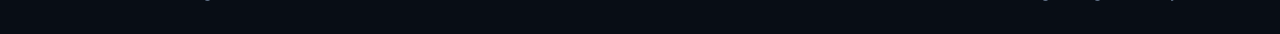
<file: engineering.html>
<!DOCTYPE html>
<html lang="en">
<head>
  <meta charset="UTF-8">
  <meta name="viewport" content="width=device-width, initial-scale=1.0">
  <title>Engineering Career Roadmap | CareerPath</title>
  <link rel="stylesheet" href="style.css">
  <script defer src="script.js"></script>
</head>
<body>

<header class="header">
  <a href="index.html" class="logo">
    <div class="logo-icon">✦</div>
    Career<span>Path</span>
  </a>

  <button class="mobile-toggle" aria-label="Toggle Menu">☰</button>

  <nav>
    <ul>
      <li><a href="index.html">Home</a></li>
      <li><a href="index.html#careers" class="active">Careers</a></li>
      <li><a href="counselor.html">Counselors</a></li>
      <li><a href="about.html">About</a></li>
      <li><a href="contact.html">Contact</a></li>

      <li id="user-badge" class="user-badge" style="display:none;"></li>

      <li id="signin-btn">
        <a href="signin.html" class="btn-secondary">Sign In</a>
      </li>

      <li id="signup-btn">
        <a href="signup.html" class="btn-primary">Sign Up</a>
      </li>

      <li id="signout-btn" style="display:none;">
        <a href="#" class="btn-secondary" onclick="logout()">Sign Out</a>
      </li>
    </ul>
  </nav>
</header>

<section class="section engineering-page">
  <div class="breadcrumbs">
    <a href="index.html">Home</a>
    <span>/</span>
    <a href="index.html#careers">Careers</a>
    <span>/</span>
    <span>Engineering</span>
  </div>

  <div class="section-header">
    <div class="badge badge-primary">STEM & Innovation Track</div>
    <h2 class="page-title">Engineering Career Roadmaps</h2>
    <p class="page-subtitle">From software architectures and embedded chips to advanced robotics, explore required competencies and salary benchmarks across core engineering fields.</p>
  </div>

  <div class="cards">
    <!-- Card 1: Computer Science -->
    <div class="card">
      <div style="display: flex; justify-content: space-between; align-items: flex-start; margin-bottom: 12px;">
        <span class="badge badge-primary">High Demand</span>
        <span style="font-size: 13px; color: var(--accent-emerald); font-weight: 700;">$115k - $165k / yr</span>
      </div>
      <h3>Computer Science & AI</h3>
      <p>Design modern distributed architectures, scalable web applications, and intelligent machine learning models.</p>
      
      <div style="display: flex; flex-wrap: wrap; gap: 6px; margin: 10px 0 16px;">
        <span class="badge badge-cyan" style="text-transform: none; font-size: 11.5px;">Python / JS</span>
        <span class="badge badge-cyan" style="text-transform: none; font-size: 11.5px;">Algorithms & DSA</span>
        <span class="badge badge-cyan" style="text-transform: none; font-size: 11.5px;">Cloud (AWS/GCP)</span>
      </div>

      <h4 style="font-size: 14px; color: #fff; margin-bottom: 8px;">Key Milestones:</h4>
      <ul class="roadmap-list">
        <li class="roadmap-item">
          <span class="roadmap-bullet">1</span>
          <span>Master data structures, algorithms, and git version control.</span>
        </li>
        <li class="roadmap-item">
          <span class="roadmap-bullet">2</span>
          <span>Build production-ready full-stack apps with automated testing.</span>
        </li>
        <li class="roadmap-item">
          <span class="roadmap-bullet">3</span>
          <span>Learn system design, distributed caches, and cloud deployment.</span>
        </li>
      </ul>

      <div class="card-meta" style="margin-top: 14px;">
        <span>Roles: Full Stack, ML Engineer, DevOps</span>
        <a href="counselor.html" class="card-action-link">Consult Mentor →</a>
      </div>
    </div>

    <!-- Card 2: Mechanical -->
    <div class="card">
      <div style="display: flex; justify-content: space-between; align-items: flex-start; margin-bottom: 12px;">
        <span class="badge badge-gold">Hardware Core</span>
        <span style="font-size: 13px; color: var(--accent-emerald); font-weight: 700;">$88k - $130k / yr</span>
      </div>
      <h3>Mechanical & Robotics</h3>
      <p>Engineer physical machines, autonomous drone systems, automotive platforms, and renewable energy machinery.</p>
      
      <div style="display: flex; flex-wrap: wrap; gap: 6px; margin: 10px 0 16px;">
        <span class="badge badge-gold" style="text-transform: none; font-size: 11.5px;">SolidWorks / CAD</span>
        <span class="badge badge-gold" style="text-transform: none; font-size: 11.5px;">Robotics & ROS</span>
        <span class="badge badge-gold" style="text-transform: none; font-size: 11.5px;">Thermodynamics</span>
      </div>

      <h4 style="font-size: 14px; color: #fff; margin-bottom: 8px;">Key Milestones:</h4>
      <ul class="roadmap-list">
        <li class="roadmap-item">
          <span class="roadmap-bullet">1</span>
          <span>Solid foundation in statics, dynamics, and material science.</span>
        </li>
        <li class="roadmap-item">
          <span class="roadmap-bullet">2</span>
          <span>Hands-on CAD modeling, tolerance analysis, and 3D printing.</span>
        </li>
        <li class="roadmap-item">
          <span class="roadmap-bullet">3</span>
          <span>Hardware prototyping, kinematics, and industrial manufacturing.</span>
        </li>
      </ul>

      <div class="card-meta" style="margin-top: 14px;">
        <span>Roles: Robotics Engineer, CAD Specialist</span>
        <a href="counselor.html" class="card-action-link">Consult Mentor →</a>
      </div>
    </div>

    <!-- Card 3: Electrical -->
    <div class="card">
      <div style="display: flex; justify-content: space-between; align-items: flex-start; margin-bottom: 12px;">
        <span class="badge badge-cyan">Semiconductors</span>
        <span style="font-size: 13px; color: var(--accent-emerald); font-weight: 700;">$95k - $140k / yr</span>
      </div>
      <h3>Electrical & Electronics</h3>
      <p>Pioneer microcontroller firmwares, circuit architectures, microprocessors, and smart IoT connected sensors.</p>
      
      <div style="display: flex; flex-wrap: wrap; gap: 6px; margin: 10px 0 16px;">
        <span class="badge badge-cyan" style="text-transform: none; font-size: 11.5px;">Embedded C / C++</span>
        <span class="badge badge-cyan" style="text-transform: none; font-size: 11.5px;">PCB Layout (KiCad)</span>
        <span class="badge badge-cyan" style="text-transform: none; font-size: 11.5px;">FPGA / Verilog</span>
      </div>

      <h4 style="font-size: 14px; color: #fff; margin-bottom: 8px;">Key Milestones:</h4>
      <ul class="roadmap-list">
        <li class="roadmap-item">
          <span class="roadmap-bullet">1</span>
          <span>Analog and digital circuits, logic gates, and microcontroller I/O.</span>
        </li>
        <li class="roadmap-item">
          <span class="roadmap-bullet">2</span>
          <span>Schematic capture, multi-layer PCB design, and soldering labs.</span>
        </li>
        <li class="roadmap-item">
          <span class="roadmap-bullet">3</span>
          <span>Real-time operating systems (RTOS) and communication protocols.</span>
        </li>
      </ul>

      <div class="card-meta" style="margin-top: 14px;">
        <span>Roles: Embedded Engineer, Firmware Lead</span>
        <a href="counselor.html" class="card-action-link">Consult Mentor →</a>
      </div>
    </div>
  </div>

  <!-- Advisor CTA Strip -->
  <div style="margin-top: 50px; background: var(--bg-surface); border: 1px solid var(--border-color); border-radius: var(--radius-lg); padding: 36px; display: flex; justify-content: space-between; align-items: center; flex-wrap: wrap; gap: 20px;">
    <div>
      <h3 style="font-size: 20px; color: #fff; margin-bottom: 6px;">Need guidance picking your engineering major?</h3>
      <p style="color: var(--text-muted); font-size: 14px;">Our engineering mentors can evaluate your academic strengths and goals in a 45-minute 1-on-1 strategy call.</p>
    </div>
    <a href="counselor.html" class="btn-primary">Book an Engineering Mentor →</a>
  </div>
</section>

<!-- FOOTER -->
<footer>
  <div class="footer-content">
    <div class="footer-brand">
      <a href="index.html" class="logo">
        <div class="logo-icon">✦</div>
        Career<span>Path</span>
      </a>
      <p>Data-driven roadmaps and live industry coaching for aspiring technical leaders.</p>
    </div>

    <div class="footer-col">
      <h5>Tracks</h5>
      <ul>
        <li><a href="engineering.html">Engineering</a></li>
        <li><a href="design.html">Design</a></li>
        <li><a href="medicine.html">Medicine</a></li>
      </ul>
    </div>

    <div class="footer-col">
      <h5>Navigation</h5>
      <ul>
        <li><a href="index.html">Home</a></li>
        <li><a href="about.html">About Us</a></li>
        <li><a href="counselor.html">Counselors</a></li>
        <li><a href="contact.html">Contact</a></li>
      </ul>
    </div>

    <div class="footer-col">
      <h5>Account</h5>
      <ul>
        <li><a href="signin.html">Sign In</a></li>
        <li><a href="signup.html">Create Account</a></li>
      </ul>
    </div>
  </div>

  <div class="footer-bottom">
    <p>© 2026 CareerPath. All rights reserved.</p>
    <p>Engineering & STEM Trajectories.</p>
  </div>
</footer>

<div id="toast-container"></div>

</body>
</html>
</file>
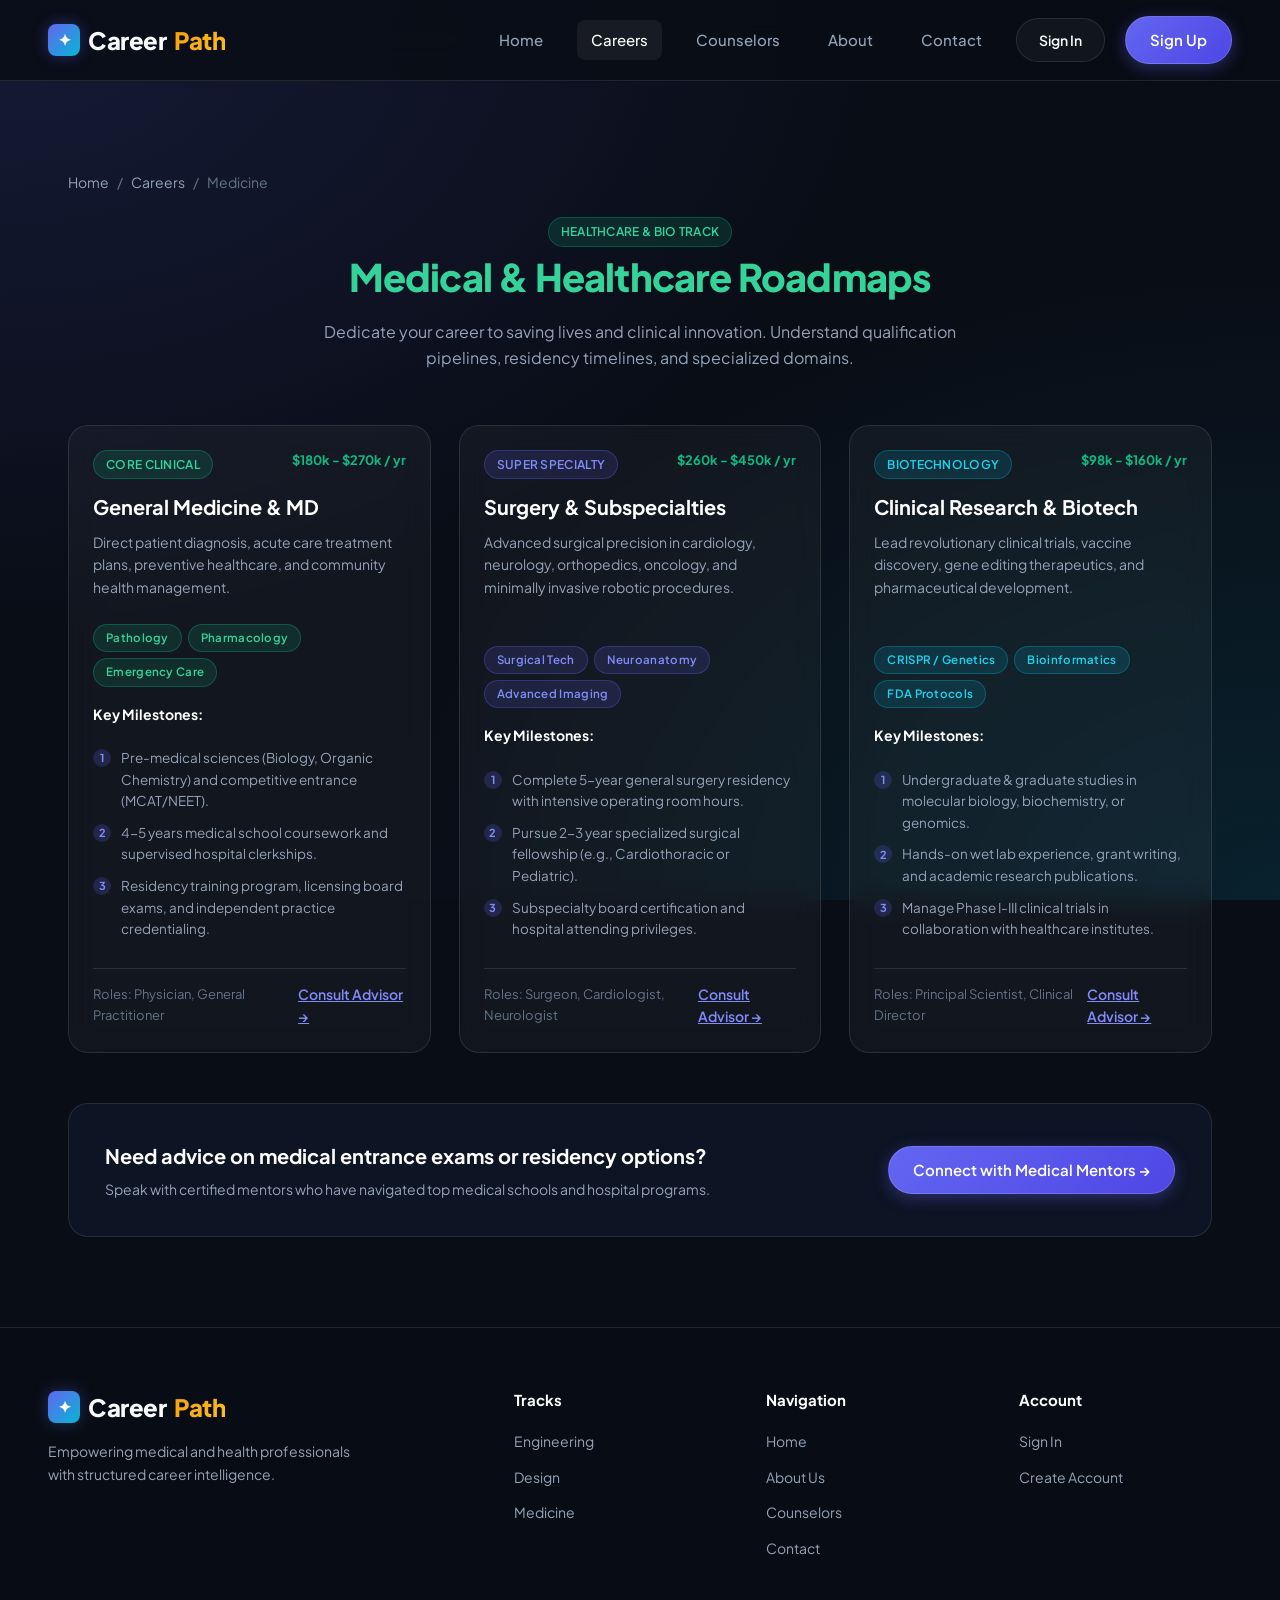
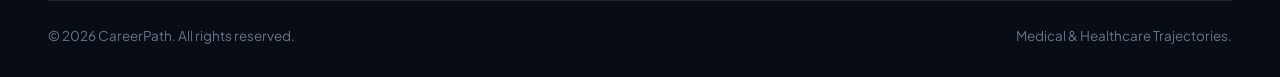
<file: medicine.html>
<!DOCTYPE html>
<html lang="en">
<head>
  <meta charset="UTF-8">
  <meta name="viewport" content="width=device-width, initial-scale=1.0">
  <title>Medical & Healthcare Career Roadmap | CareerPath</title>
  <link rel="stylesheet" href="style.css">
  <script defer src="script.js"></script>
</head>
<body>

<header class="header">
  <a href="index.html" class="logo">
    <div class="logo-icon">✦</div>
    Career<span>Path</span>
  </a>

  <button class="mobile-toggle" aria-label="Toggle Menu">☰</button>

  <nav>
    <ul>
      <li><a href="index.html">Home</a></li>
      <li><a href="index.html#careers" class="active">Careers</a></li>
      <li><a href="counselor.html">Counselors</a></li>
      <li><a href="about.html">About</a></li>
      <li><a href="contact.html">Contact</a></li>

      <li id="user-badge" class="user-badge" style="display:none;"></li>

      <li id="signin-btn">
        <a href="signin.html" class="btn-secondary">Sign In</a>
      </li>

      <li id="signup-btn">
        <a href="signup.html" class="btn-primary">Sign Up</a>
      </li>

      <li id="signout-btn" style="display:none;">
        <a href="#" class="btn-secondary" onclick="logout()">Sign Out</a>
      </li>
    </ul>
  </nav>
</header>

<section class="section medicine-page">
  <div class="breadcrumbs">
    <a href="index.html">Home</a>
    <span>/</span>
    <a href="index.html#careers">Careers</a>
    <span>/</span>
    <span>Medicine</span>
  </div>

  <div class="section-header">
    <div class="badge badge-emerald">Healthcare & Bio Track</div>
    <h2 class="page-title">Medical & Healthcare Roadmaps</h2>
    <p class="page-subtitle">Dedicate your career to saving lives and clinical innovation. Understand qualification pipelines, residency timelines, and specialized domains.</p>
  </div>

  <div class="cards">
    <!-- Card 1: MBBS / MD -->
    <div class="card">
      <div style="display: flex; justify-content: space-between; align-items: flex-start; margin-bottom: 12px;">
        <span class="badge badge-emerald">Core Clinical</span>
        <span style="font-size: 13px; color: var(--accent-emerald); font-weight: 700;">$180k - $270k / yr</span>
      </div>
      <h3>General Medicine & MD</h3>
      <p>Direct patient diagnosis, acute care treatment plans, preventive healthcare, and community health management.</p>
      
      <div style="display: flex; flex-wrap: wrap; gap: 6px; margin: 10px 0 16px;">
        <span class="badge badge-emerald" style="text-transform: none; font-size: 11.5px;">Pathology</span>
        <span class="badge badge-emerald" style="text-transform: none; font-size: 11.5px;">Pharmacology</span>
        <span class="badge badge-emerald" style="text-transform: none; font-size: 11.5px;">Emergency Care</span>
      </div>

      <h4 style="font-size: 14px; color: #fff; margin-bottom: 8px;">Key Milestones:</h4>
      <ul class="roadmap-list">
        <li class="roadmap-item">
          <span class="roadmap-bullet">1</span>
          <span>Pre-medical sciences (Biology, Organic Chemistry) and competitive entrance (MCAT/NEET).</span>
        </li>
        <li class="roadmap-item">
          <span class="roadmap-bullet">2</span>
          <span>4-5 years medical school coursework and supervised hospital clerkships.</span>
        </li>
        <li class="roadmap-item">
          <span class="roadmap-bullet">3</span>
          <span>Residency training program, licensing board exams, and independent practice credentialing.</span>
        </li>
      </ul>

      <div class="card-meta" style="margin-top: 14px;">
        <span>Roles: Physician, General Practitioner</span>
        <a href="counselor.html" class="card-action-link">Consult Advisor →</a>
      </div>
    </div>

    <!-- Card 2: Specialist & Surgery -->
    <div class="card">
      <div style="display: flex; justify-content: space-between; align-items: flex-start; margin-bottom: 12px;">
        <span class="badge badge-primary">Super Specialty</span>
        <span style="font-size: 13px; color: var(--accent-emerald); font-weight: 700;">$260k - $450k / yr</span>
      </div>
      <h3>Surgery & Subspecialties</h3>
      <p>Advanced surgical precision in cardiology, neurology, orthopedics, oncology, and minimally invasive robotic procedures.</p>
      
      <div style="display: flex; flex-wrap: wrap; gap: 6px; margin: 10px 0 16px;">
        <span class="badge badge-primary" style="text-transform: none; font-size: 11.5px;">Surgical Tech</span>
        <span class="badge badge-primary" style="text-transform: none; font-size: 11.5px;">Neuroanatomy</span>
        <span class="badge badge-primary" style="text-transform: none; font-size: 11.5px;">Advanced Imaging</span>
      </div>

      <h4 style="font-size: 14px; color: #fff; margin-bottom: 8px;">Key Milestones:</h4>
      <ul class="roadmap-list">
        <li class="roadmap-item">
          <span class="roadmap-bullet">1</span>
          <span>Complete 5-year general surgery residency with intensive operating room hours.</span>
        </li>
        <li class="roadmap-item">
          <span class="roadmap-bullet">2</span>
          <span>Pursue 2-3 year specialized surgical fellowship (e.g., Cardiothoracic or Pediatric).</span>
        </li>
        <li class="roadmap-item">
          <span class="roadmap-bullet">3</span>
          <span>Subspecialty board certification and hospital attending privileges.</span>
        </li>
      </ul>

      <div class="card-meta" style="margin-top: 14px;">
        <span>Roles: Surgeon, Cardiologist, Neurologist</span>
        <a href="counselor.html" class="card-action-link">Consult Advisor →</a>
      </div>
    </div>

    <!-- Card 3: Research & Biotech -->
    <div class="card">
      <div style="display: flex; justify-content: space-between; align-items: flex-start; margin-bottom: 12px;">
        <span class="badge badge-cyan">Biotechnology</span>
        <span style="font-size: 13px; color: var(--accent-emerald); font-weight: 700;">$98k - $160k / yr</span>
      </div>
      <h3>Clinical Research & Biotech</h3>
      <p>Lead revolutionary clinical trials, vaccine discovery, gene editing therapeutics, and pharmaceutical development.</p>
      
      <div style="display: flex; flex-wrap: wrap; gap: 6px; margin: 10px 0 16px;">
        <span class="badge badge-cyan" style="text-transform: none; font-size: 11.5px;">CRISPR / Genetics</span>
        <span class="badge badge-cyan" style="text-transform: none; font-size: 11.5px;">Bioinformatics</span>
        <span class="badge badge-cyan" style="text-transform: none; font-size: 11.5px;">FDA Protocols</span>
      </div>

      <h4 style="font-size: 14px; color: #fff; margin-bottom: 8px;">Key Milestones:</h4>
      <ul class="roadmap-list">
        <li class="roadmap-item">
          <span class="roadmap-bullet">1</span>
          <span>Undergraduate & graduate studies in molecular biology, biochemistry, or genomics.</span>
        </li>
        <li class="roadmap-item">
          <span class="roadmap-bullet">2</span>
          <span>Hands-on wet lab experience, grant writing, and academic research publications.</span>
        </li>
        <li class="roadmap-item">
          <span class="roadmap-bullet">3</span>
          <span>Manage Phase I-III clinical trials in collaboration with healthcare institutes.</span>
        </li>
      </ul>

      <div class="card-meta" style="margin-top: 14px;">
        <span>Roles: Principal Scientist, Clinical Director</span>
        <a href="counselor.html" class="card-action-link">Consult Advisor →</a>
      </div>
    </div>
  </div>

  <!-- Advisor CTA Strip -->
  <div style="margin-top: 50px; background: var(--bg-surface); border: 1px solid var(--border-color); border-radius: var(--radius-lg); padding: 36px; display: flex; justify-content: space-between; align-items: center; flex-wrap: wrap; gap: 20px;">
    <div>
      <h3 style="font-size: 20px; color: #fff; margin-bottom: 6px;">Need advice on medical entrance exams or residency options?</h3>
      <p style="color: var(--text-muted); font-size: 14px;">Speak with certified mentors who have navigated top medical schools and hospital programs.</p>
    </div>
    <a href="counselor.html" class="btn-primary">Connect with Medical Mentors →</a>
  </div>
</section>

<!-- FOOTER -->
<footer>
  <div class="footer-content">
    <div class="footer-brand">
      <a href="index.html" class="logo">
        <div class="logo-icon">✦</div>
        Career<span>Path</span>
      </a>
      <p>Empowering medical and health professionals with structured career intelligence.</p>
    </div>

    <div class="footer-col">
      <h5>Tracks</h5>
      <ul>
        <li><a href="engineering.html">Engineering</a></li>
        <li><a href="design.html">Design</a></li>
        <li><a href="medicine.html">Medicine</a></li>
      </ul>
    </div>

    <div class="footer-col">
      <h5>Navigation</h5>
      <ul>
        <li><a href="index.html">Home</a></li>
        <li><a href="about.html">About Us</a></li>
        <li><a href="counselor.html">Counselors</a></li>
        <li><a href="contact.html">Contact</a></li>
      </ul>
    </div>

    <div class="footer-col">
      <h5>Account</h5>
      <ul>
        <li><a href="signin.html">Sign In</a></li>
        <li><a href="signup.html">Create Account</a></li>
      </ul>
    </div>
  </div>

  <div class="footer-bottom">
    <p>© 2026 CareerPath. All rights reserved.</p>
    <p>Medical & Healthcare Trajectories.</p>
  </div>
</footer>

<div id="toast-container"></div>

</body>
</html>
</file>
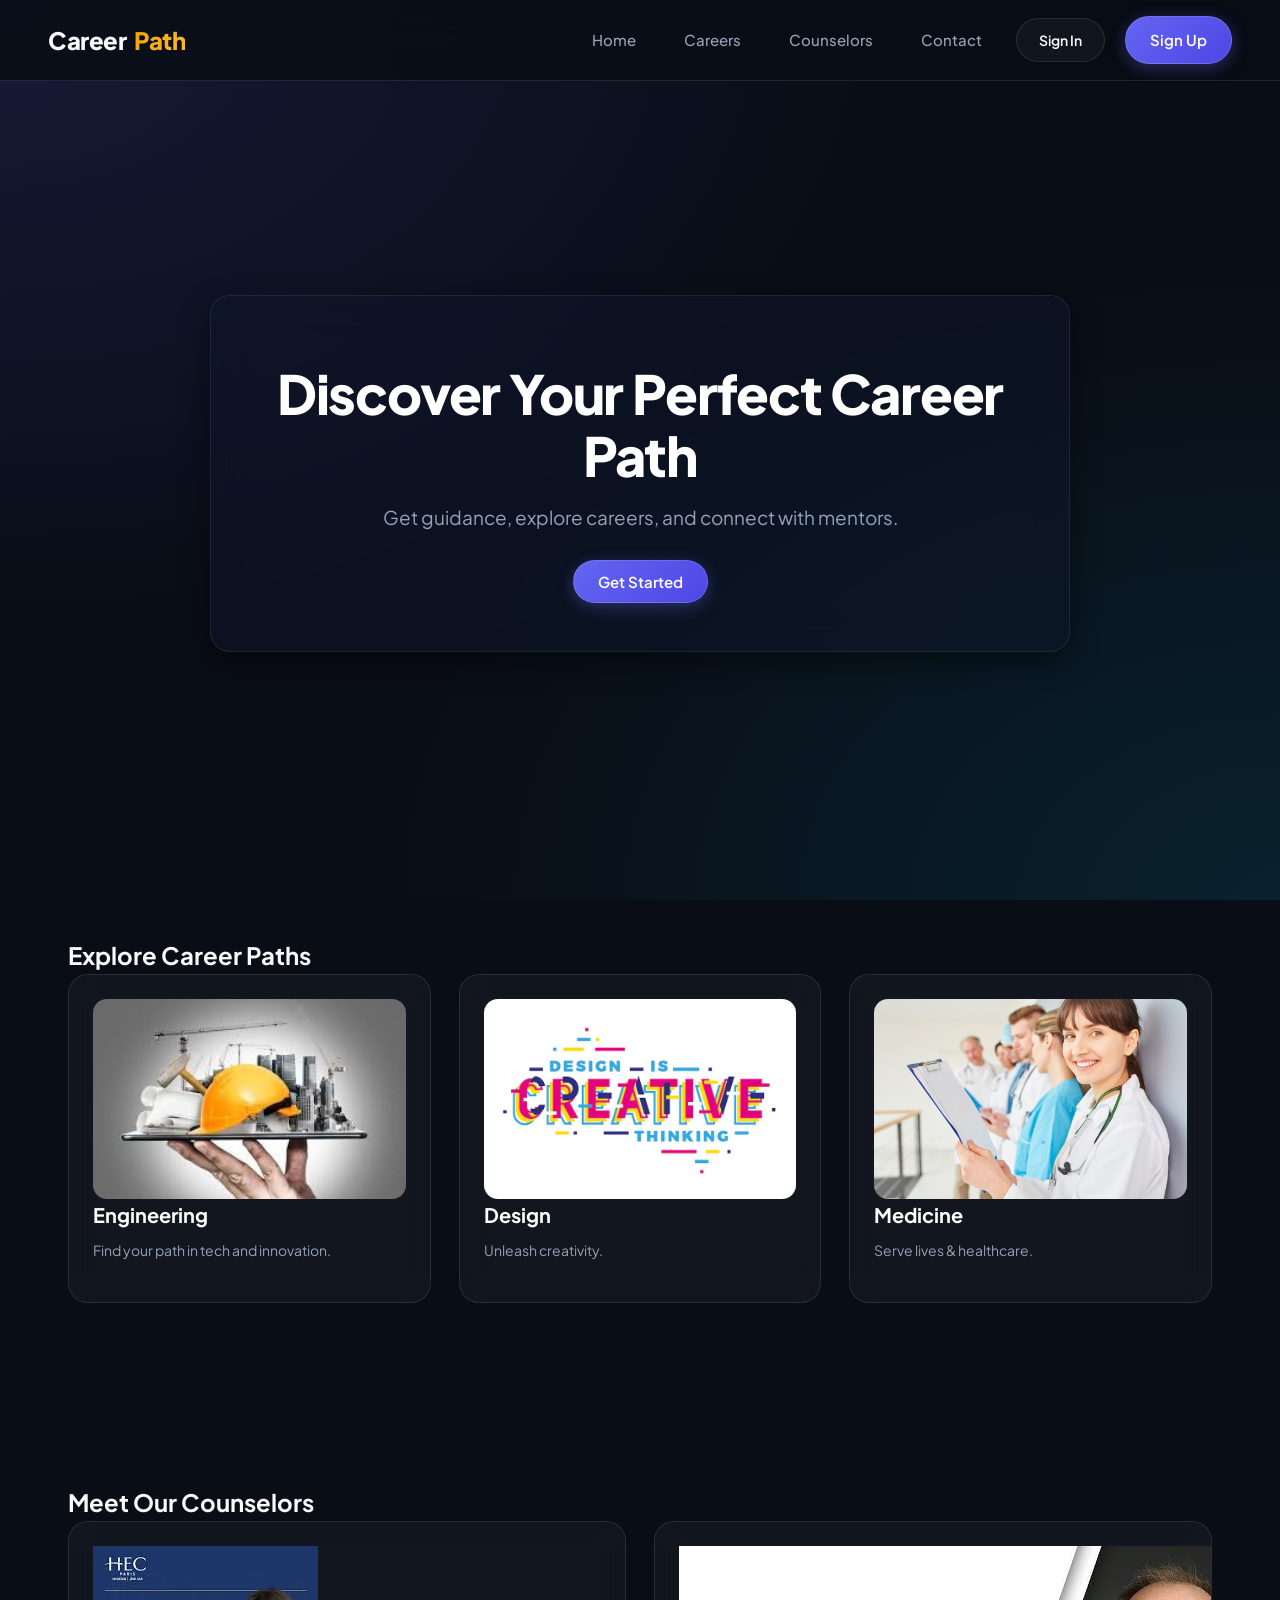
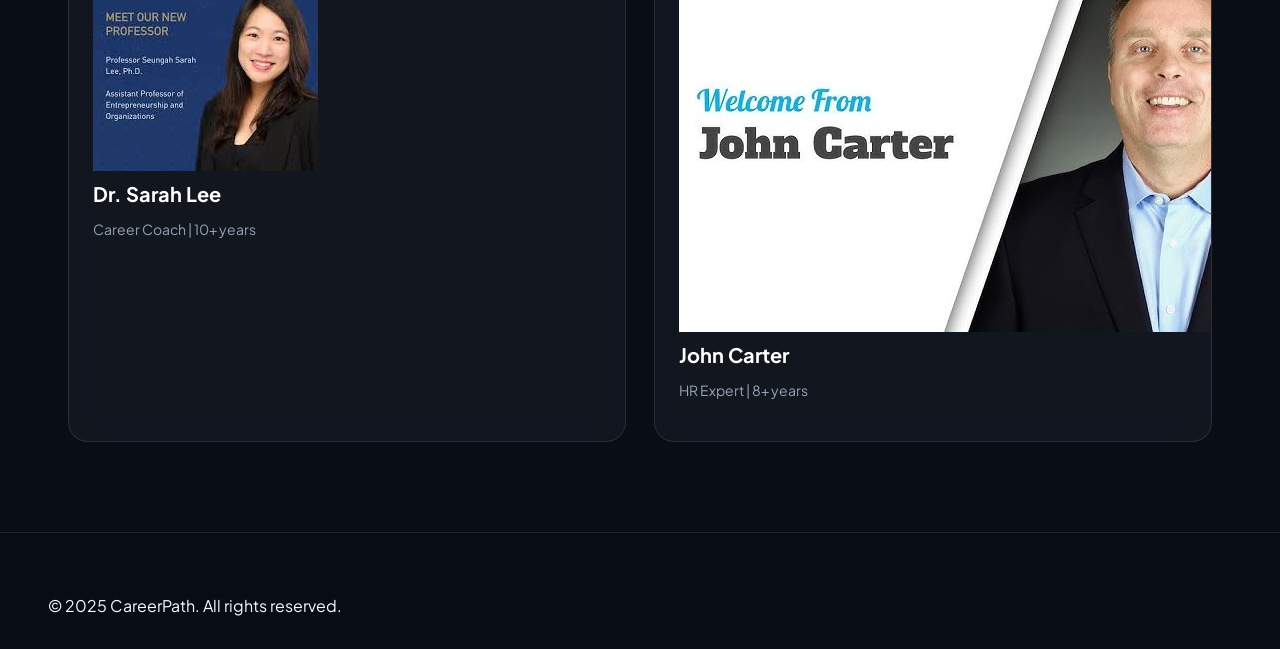
<file: project.html>
<!DOCTYPE html>
<html lang="en">
<head>
  <meta charset="UTF-8">
  <title>CareerPath</title>
  <link rel="stylesheet" href="style.css">
  <script defer src="script.js"></script>
</head>
<body>

<header class="header">
  <h1 class="logo">Career<span>Path</span></h1>
  <nav>
    <ul>
      <li><a href="#home">Home</a></li>
      <li><a href="#careers">Careers</a></li>
      <li><a href="#counselors">Counselors</a></li>
      <li><a href="contact.html">Contact</a></li>
      <li id="signin-btn"><a href="signin.html" class="btn-secondary">Sign In</a></li>
      <li id="signup-btn"><a href="signup.html" class="btn-primary">Sign Up</a></li>
      <li id="signout-btn" style="display:none;">
        <a href="#" class="btn-secondary" onclick="logout()">Sign Out</a>
      </li>
    </ul>
  </nav>
</header>

<section id="home" class="hero">
  <video autoplay muted loop id="bg-video">
    <source src="images/videocareer.mp4" type="video/mp4">
  </video>

  <div class="hero-content">
    <h2>Discover Your Perfect Career Path</h2>
    <p>Get guidance, explore careers, and connect with mentors.</p>
    <button class="btn-primary" onclick="goToSignup()">Get Started</button>
  </div>
</section>

<section id="careers" class="section">
  <h2>Explore Career Paths</h2>
  <div class="cards">
    <a href="engineering.html" class="card-link">
      <div class="card">
        <img src="images/engineering.jpg">
        <h3>Engineering</h3>
        <p>Find your path in tech and innovation.</p>
      </div>
    </a>
    <a href="design.html" class="card-link">
      <div class="card">
        <img src="images/design.jpg">
        <h3>Design</h3>
        <p>Unleash creativity.</p>
      </div>
    </a>
    <a href="medicine.html" class="card-link">
      <div class="card">
        <img src="images/medicine.jpg">
        <h3>Medicine</h3>
        <p>Serve lives & healthcare.</p>
      </div>
    </a>
  </div>
</section>

<section id="counselors" class="section">
  <h2>Meet Our Counselors</h2>
  <div class="cards">
    <div class="card">
      <a href="counselor.html"><img src="images/counselor1.jpg"></a>
      <h3>Dr. Sarah Lee</h3>
      <p>Career Coach | 10+ years</p>
    </div>
    <div class="card">
      <a href="counselor.html"><img src="images/counselor2.jpg"></a>
      <h3>John Carter</h3>
      <p>HR Expert | 8+ years</p>
    </div>
  </div>
</section>

<footer>
  <p>© 2025 CareerPath. All rights reserved.</p>
</footer>

</body>
</html>
</file>
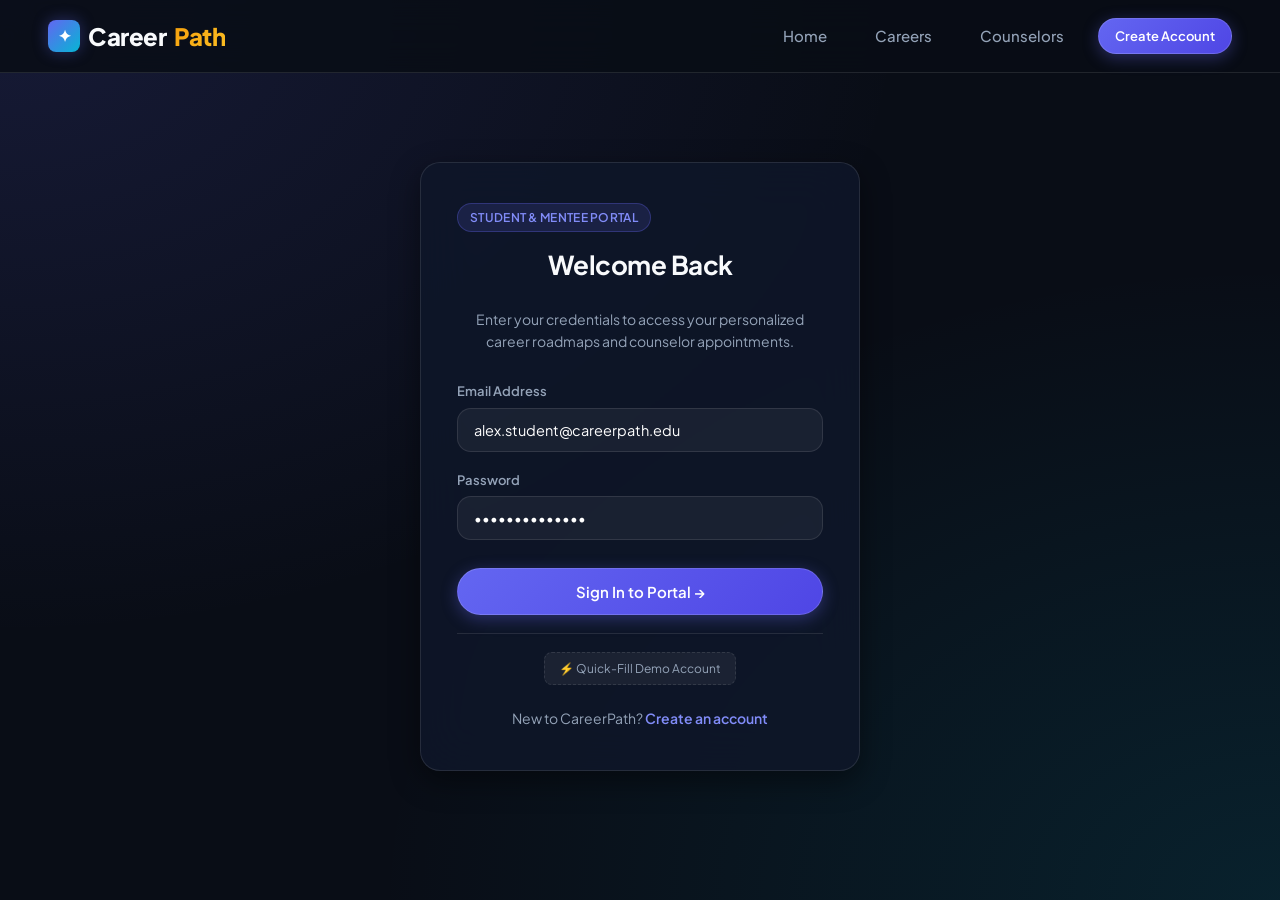
<file: signin.html>
<!DOCTYPE html>
<html lang="en">
<head>
  <meta charset="UTF-8">
  <meta name="viewport" content="width=device-width, initial-scale=1.0">
  <title>Sign In | CareerPath</title>
  <link rel="stylesheet" href="style.css">
  <script defer src="script.js"></script>
</head>
<body style="min-height: 100vh; display: flex; flex-direction: column;">

<header class="header">
  <a href="index.html" class="logo">
    <div class="logo-icon">✦</div>
    Career<span>Path</span>
  </a>

  <nav>
    <ul>
      <li><a href="index.html">Home</a></li>
      <li><a href="index.html#careers">Careers</a></li>
      <li><a href="counselor.html">Counselors</a></li>
      <li><a href="signup.html" class="btn-primary btn-sm">Create Account</a></li>
    </ul>
  </nav>
</header>

<div class="auth-wrapper">
  <div class="login-box">
    <div class="badge badge-primary" style="margin-bottom: 12px;">Student & Mentee Portal</div>
    <h2>Welcome Back</h2>
    <p class="subtitle">Enter your credentials to access your personalized career roadmaps and counselor appointments.</p>

    <form onsubmit="login(event)">
      <div class="form-group">
        <label>Email Address</label>
        <div class="input-field-wrapper">
          <input type="email" id="login-email" placeholder="name@domain.com" required value="alex.student@careerpath.edu">
        </div>
      </div>

      <div class="form-group">
        <label>Password</label>
        <div class="input-field-wrapper">
          <input type="password" placeholder="••••••••" required value="SecurePass123!">
        </div>
      </div>

      <button type="submit" class="btn-primary" onclick="login(event)">Sign In to Portal →</button>
    </form>

    <div class="demo-login-bar">
      <button type="button" class="demo-btn" onclick="fillDemoAuth('signin')">⚡ Quick-Fill Demo Account</button>
    </div>

    <p>New to CareerPath? <a href="signup.html">Create an account</a></p>
  </div>
</div>

<div id="toast-container"></div>

</body>
</html>
</file>
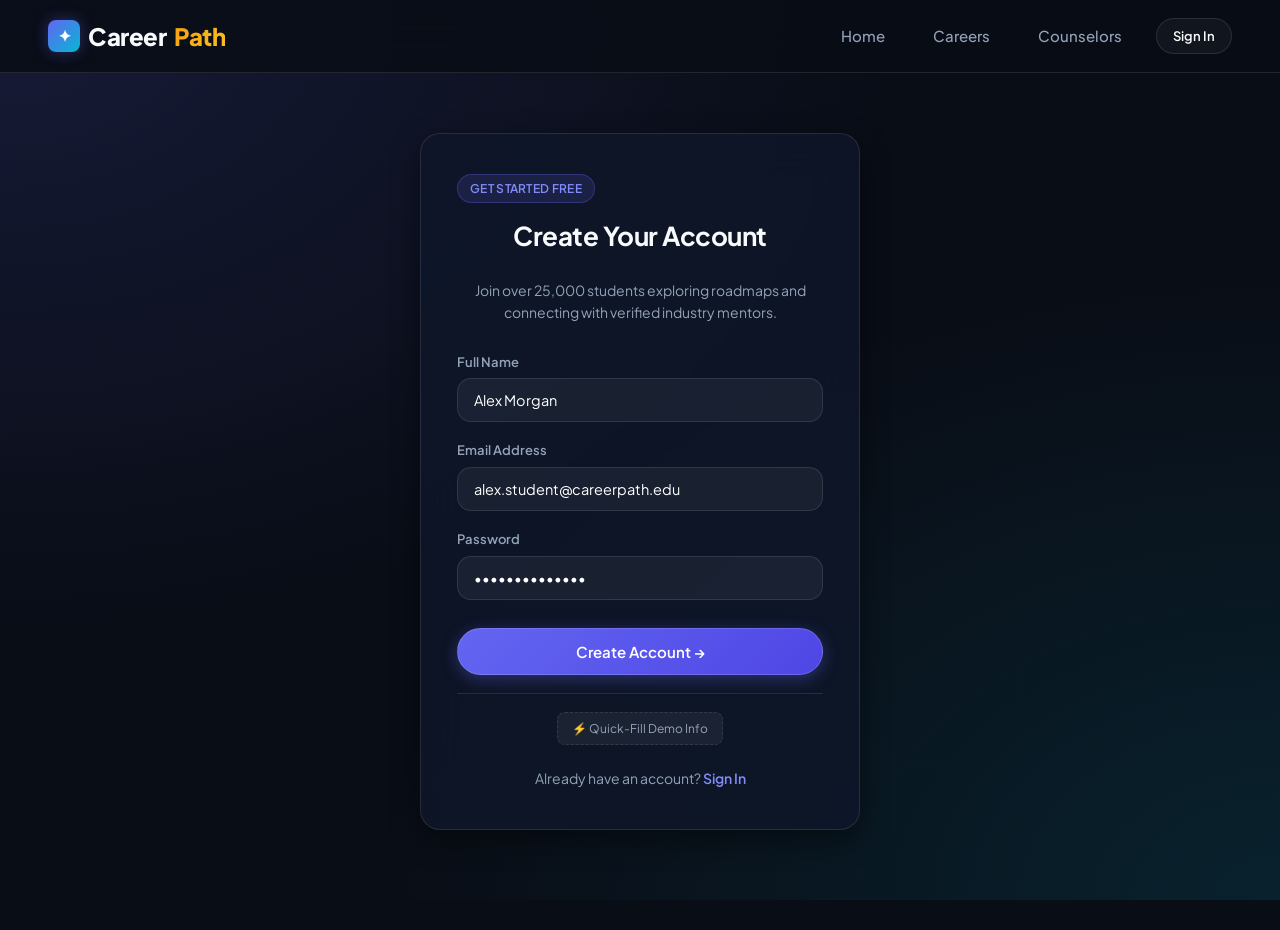
<file: signup.html>
<!DOCTYPE html>
<html lang="en">
<head>
  <meta charset="UTF-8">
  <meta name="viewport" content="width=device-width, initial-scale=1.0">
  <title>Sign Up | CareerPath</title>
  <link rel="stylesheet" href="style.css">
  <script defer src="script.js"></script>
</head>
<body style="min-height: 100vh; display: flex; flex-direction: column;">

<header class="header">
  <a href="index.html" class="logo">
    <div class="logo-icon">✦</div>
    Career<span>Path</span>
  </a>

  <nav>
    <ul>
      <li><a href="index.html">Home</a></li>
      <li><a href="index.html#careers">Careers</a></li>
      <li><a href="counselor.html">Counselors</a></li>
      <li><a href="signin.html" class="btn-secondary btn-sm">Sign In</a></li>
    </ul>
  </nav>
</header>

<div class="auth-wrapper">
  <div class="login-box">
    <div class="badge badge-primary" style="margin-bottom: 12px;">Get Started Free</div>
    <h2>Create Your Account</h2>
    <p class="subtitle">Join over 25,000 students exploring roadmaps and connecting with verified industry mentors.</p>

    <form onsubmit="signup(event)">
      <div class="form-group">
        <label>Full Name</label>
        <div class="input-field-wrapper">
          <input type="text" placeholder="e.g. Alex Morgan" required value="Alex Morgan">
        </div>
      </div>

      <div class="form-group">
        <label>Email Address</label>
        <div class="input-field-wrapper">
          <input type="email" id="signup-email" placeholder="name@domain.com" required value="alex.student@careerpath.edu">
        </div>
      </div>

      <div class="form-group">
        <label>Password</label>
        <div class="input-field-wrapper">
          <input type="password" placeholder="••••••••" required value="SecurePass123!">
        </div>
      </div>

      <button type="submit" class="btn-primary" onclick="signup(event)">Create Account →</button>
    </form>

    <div class="demo-login-bar">
      <button type="button" class="demo-btn" onclick="fillDemoAuth('signup')">⚡ Quick-Fill Demo Info</button>
    </div>

    <p>Already have an account? <a href="signin.html">Sign In</a></p>
  </div>
</div>

<div id="toast-container"></div>

</body>
</html>
</file>
<file: style.css>
@import url('https://fonts.googleapis.com/css2?family=Plus+Jakarta+Sans:wght@300;400;500;600;700;800&display=swap');

:root {
  --bg-main: #090d16;
  --bg-surface: rgba(15, 23, 42, 0.75);
  --bg-surface-hover: rgba(30, 41, 59, 0.85);
  --bg-card: rgba(255, 255, 255, 0.04);
  --bg-card-hover: rgba(255, 255, 255, 0.08);
  --border-color: rgba(255, 255, 255, 0.1);
  --border-highlight: rgba(99, 102, 241, 0.4);

  --primary: #6366f1;
  --primary-hover: #4f46e5;
  --primary-glow: rgba(99, 102, 241, 0.35);

  --accent-cyan: #06b6d4;
  --accent-gold: #f59e0b;
  --accent-emerald: #10b981;
  --accent-rose: #f43f5e;

  --text-main: #f8fafc;
  --text-muted: #94a3b8;
  --text-dim: #64748b;

  --radius-sm: 8px;
  --radius-md: 14px;
  --radius-lg: 20px;
  --radius-full: 9999px;

  --shadow-sm: 0 4px 12px rgba(0, 0, 0, 0.3);
  --shadow-md: 0 10px 30px rgba(0, 0, 0, 0.45);
  --shadow-glow: 0 0 25px var(--primary-glow);

  --transition: all 0.3s cubic-bezier(0.16, 1, 0.3, 1);
}

* {
  margin: 0;
  padding: 0;
  box-sizing: border-box;
  font-family: 'Plus Jakarta Sans', -apple-system, BlinkMacSystemFont, sans-serif;
}

html {
  scroll-behavior: smooth;
  color-scheme: dark;
}

body {
  background-color: var(--bg-main);
  background-image: 
    radial-gradient(at 0% 0%, rgba(99, 102, 241, 0.15) 0px, transparent 50%),
    radial-gradient(at 100% 100%, rgba(6, 182, 212, 0.12) 0px, transparent 50%);
  background-attachment: fixed;
  color: var(--text-main);
  min-height: 100vh;
  line-height: 1.6;
  overflow-x: hidden;
  display: flex;
  flex-direction: column;
}

/* ==========================================================================
   NAVIGATION & HEADER
   ========================================================================== */
.header {
  display: flex;
  justify-content: space-between;
  align-items: center;
  padding: 16px 48px;
  background: rgba(9, 13, 22, 0.85);
  backdrop-filter: blur(18px);
  -webkit-backdrop-filter: blur(18px);
  position: sticky;
  top: 0;
  z-index: 1000;
  border-bottom: 1px solid var(--border-color);
  transition: var(--transition);
}

.logo {
  font-size: 24px;
  font-weight: 800;
  letter-spacing: -0.5px;
  display: flex;
  align-items: center;
  gap: 8px;
  text-decoration: none;
  color: var(--text-main);
}

.logo-icon {
  width: 32px;
  height: 32px;
  background: linear-gradient(135deg, var(--primary), var(--accent-cyan));
  border-radius: var(--radius-sm);
  display: flex;
  align-items: center;
  justify-content: center;
  color: #fff;
  font-size: 16px;
  box-shadow: 0 0 15px var(--primary-glow);
}

.logo span {
  background: linear-gradient(135deg, var(--accent-gold), #fbbf24);
  -webkit-background-clip: text;
  -webkit-text-fill-color: transparent;
}

nav ul {
  list-style: none;
  display: flex;
  gap: 20px;
  align-items: center;
}

nav a {
  color: var(--text-muted);
  text-decoration: none;
  font-weight: 500;
  font-size: 15px;
  padding: 8px 14px;
  border-radius: var(--radius-sm);
  transition: var(--transition);
  display: inline-flex;
  align-items: center;
  gap: 6px;
}

nav a:hover,
nav a.active {
  color: #ffffff;
  background: rgba(255, 255, 255, 0.06);
}

/* Mobile Toggle Hamburger */
.mobile-toggle {
  display: none;
  background: none;
  border: none;
  color: var(--text-main);
  font-size: 24px;
  cursor: pointer;
  padding: 8px;
}

/* ==========================================================================
   BUTTONS & BADGES
   ========================================================================== */
.btn-primary {
  padding: 11px 24px;
  background: linear-gradient(135deg, var(--primary), #4f46e5);
  color: #ffffff;
  border-radius: var(--radius-full);
  font-weight: 600;
  font-size: 15px;
  border: 1px solid rgba(255, 255, 255, 0.15);
  cursor: pointer;
  transition: var(--transition);
  display: inline-flex;
  align-items: center;
  justify-content: center;
  gap: 8px;
  text-decoration: none;
  box-shadow: 0 4px 16px var(--primary-glow);
}

.btn-primary:hover {
  transform: translateY(-2px);
  box-shadow: 0 6px 24px rgba(99, 102, 241, 0.5);
  background: linear-gradient(135deg, #6d70f7, var(--primary));
  color: #fff;
}

.btn-secondary {
  padding: 10px 22px;
  border-radius: var(--radius-full);
  border: 1px solid var(--border-color);
  background: rgba(255, 255, 255, 0.04);
  color: var(--text-main);
  font-weight: 600;
  font-size: 14px;
  cursor: pointer;
  transition: var(--transition);
  display: inline-flex;
  align-items: center;
  justify-content: center;
  gap: 8px;
  text-decoration: none;
}

.btn-secondary:hover {
  background: rgba(255, 255, 255, 0.1);
  border-color: rgba(255, 255, 255, 0.3);
  transform: translateY(-2px);
  color: #ffffff;
}

.btn-sm {
  padding: 7px 16px;
  font-size: 13px;
}

.badge {
  display: inline-flex;
  align-items: center;
  gap: 6px;
  padding: 4px 12px;
  border-radius: var(--radius-full);
  font-size: 12px;
  font-weight: 600;
  letter-spacing: 0.3px;
  text-transform: uppercase;
}

.badge-primary {
  background: rgba(99, 102, 241, 0.15);
  color: #818cf8;
  border: 1px solid rgba(99, 102, 241, 0.3);
}

.badge-gold {
  background: rgba(245, 158, 11, 0.15);
  color: #fbbf24;
  border: 1px solid rgba(245, 158, 11, 0.3);
}

.badge-emerald {
  background: rgba(16, 185, 129, 0.15);
  color: #34d399;
  border: 1px solid rgba(16, 185, 129, 0.3);
}

.badge-cyan {
  background: rgba(6, 182, 212, 0.15);
  color: #22d3ee;
  border: 1px solid rgba(6, 182, 212, 0.3);
}

/* ==========================================================================
   HERO SECTION
   ========================================================================== */
.hero {
  min-height: 85vh;
  display: flex;
  flex-direction: column;
  justify-content: center;
  align-items: center;
  text-align: center;
  position: relative;
  padding: 80px 24px 60px;
  overflow: hidden;
}

#bg-video {
  position: absolute;
  top: 0;
  left: 0;
  width: 100%;
  height: 100%;
  object-fit: cover;
  z-index: 0;
  filter: brightness(0.28) contrast(1.1);
  pointer-events: none;
}

.hero-overlay {
  position: absolute;
  top: 0;
  left: 0;
  width: 100%;
  height: 100%;
  background: linear-gradient(
    180deg,
    rgba(9, 13, 22, 0.8) 0%,
    rgba(9, 13, 22, 0.6) 40%,
    var(--bg-main) 100%
  );
  z-index: 1;
  pointer-events: none;
}

.hero-content {
  position: relative;
  z-index: 2;
  max-width: 860px;
  padding: 48px 36px;
  border-radius: var(--radius-lg);
  background: rgba(15, 23, 42, 0.5);
  border: 1px solid rgba(255, 255, 255, 0.08);
  backdrop-filter: blur(20px);
  -webkit-backdrop-filter: blur(20px);
  box-shadow: var(--shadow-md);
  animation: heroFadeIn 0.9s cubic-bezier(0.16, 1, 0.3, 1);
}

@keyframes heroFadeIn {
  from {
    opacity: 0;
    transform: translateY(24px) scale(0.98);
  }
  to {
    opacity: 1;
    transform: translateY(0) scale(1);
  }
}

.hero-content h2 {
  font-size: clamp(32px, 5vw, 54px);
  font-weight: 800;
  line-height: 1.15;
  letter-spacing: -1.2px;
  margin: 18px 0 16px;
  color: #ffffff;
}

.hero-content h2 span {
  background: linear-gradient(135deg, #38bdf8, #818cf8);
  -webkit-background-clip: text;
  -webkit-text-fill-color: transparent;
}

.hero-content p {
  font-size: clamp(16px, 2vw, 19px);
  color: var(--text-muted);
  max-width: 650px;
  margin: 0 auto 28px;
  line-height: 1.6;
}

.hero-cta-group {
  display: flex;
  justify-content: center;
  align-items: center;
  gap: 16px;
  flex-wrap: wrap;
}

/* Quick Search Bar inside Hero */
.hero-search-wrapper {
  margin-top: 32px;
  display: flex;
  align-items: center;
  background: rgba(255, 255, 255, 0.07);
  border: 1px solid var(--border-color);
  border-radius: var(--radius-full);
  padding: 6px 8px 6px 20px;
  max-width: 520px;
  margin-left: auto;
  margin-right: auto;
  transition: var(--transition);
}

.hero-search-wrapper:focus-within {
  border-color: var(--primary);
  box-shadow: 0 0 20px var(--primary-glow);
  background: rgba(255, 255, 255, 0.1);
}

.hero-search-wrapper input {
  background: transparent;
  border: none;
  outline: none;
  color: #fff;
  font-size: 15px;
  width: 100%;
}

.hero-search-wrapper input::placeholder {
  color: var(--text-dim);
}

/* Hero Stats Bar */
.stats-strip {
  position: relative;
  z-index: 2;
  margin-top: 40px;
  display: grid;
  grid-template-columns: repeat(4, 1fr);
  gap: 20px;
  max-width: 960px;
  width: 100%;
}

.stat-box {
  background: rgba(15, 23, 42, 0.6);
  border: 1px solid var(--border-color);
  backdrop-filter: blur(12px);
  padding: 18px 20px;
  border-radius: var(--radius-md);
  text-align: center;
  transition: var(--transition);
}

.stat-box:hover {
  transform: translateY(-3px);
  border-color: rgba(255, 255, 255, 0.2);
  background: rgba(30, 41, 59, 0.7);
}

.stat-number {
  font-size: 26px;
  font-weight: 800;
  color: #ffffff;
  background: linear-gradient(135deg, #ffffff, #cbd5e1);
  -webkit-background-clip: text;
  -webkit-text-fill-color: transparent;
}

.stat-label {
  font-size: 13px;
  color: var(--text-muted);
  font-weight: 500;
  margin-top: 2px;
}

/* ==========================================================================
   SECTIONS & TITLES
   ========================================================================== */
.section {
  padding: 90px 48px;
  max-width: 1240px;
  margin: 0 auto;
  width: 100%;
  position: relative;
}

.section-header {
  text-align: center;
  max-width: 680px;
  margin: 0 auto 54px;
}

.page-title {
  font-size: clamp(28px, 4vw, 38px);
  font-weight: 800;
  letter-spacing: -0.8px;
  margin-bottom: 12px;
  color: #ffffff;
}

.page-subtitle {
  font-size: 16px;
  color: var(--text-muted);
  line-height: 1.6;
}

/* Breadcrumb Navigation for Subpages */
.breadcrumbs {
  display: flex;
  align-items: center;
  gap: 8px;
  font-size: 14px;
  color: var(--text-dim);
  margin-bottom: 24px;
}

.breadcrumbs a {
  color: var(--text-muted);
  text-decoration: none;
  transition: var(--transition);
}

.breadcrumbs a:hover {
  color: var(--primary);
}

/* ==========================================================================
   CARDS & GRIDS
   ========================================================================== */
.cards {
  display: grid;
  grid-template-columns: repeat(auto-fit, minmax(320px, 1fr));
  gap: 28px;
}

.card-link {
  text-decoration: none;
  color: inherit;
  display: block;
}

.card {
  background: var(--bg-card);
  border: 1px solid var(--border-color);
  border-radius: var(--radius-lg);
  padding: 24px;
  backdrop-filter: blur(14px);
  -webkit-backdrop-filter: blur(14px);
  transition: var(--transition);
  height: 100%;
  display: flex;
  flex-direction: column;
  position: relative;
  overflow: hidden;
}

.card::before {
  content: '';
  position: absolute;
  top: 0;
  left: 0;
  right: 0;
  height: 3px;
  background: linear-gradient(90deg, transparent, var(--primary), transparent);
  opacity: 0;
  transition: opacity 0.4s ease;
}

.card:hover {
  transform: translateY(-6px);
  background: var(--bg-card-hover);
  border-color: var(--border-highlight);
  box-shadow: var(--shadow-md), 0 0 20px rgba(99, 102, 241, 0.15);
}

.card:hover::before {
  opacity: 1;
}

.card-img-wrapper {
  position: relative;
  width: 100%;
  height: 200px;
  border-radius: var(--radius-md);
  overflow: hidden;
  margin-bottom: 18px;
  background: #1e293b;
}

.card-img-wrapper img,
.card > img {
  width: 100%;
  height: 200px;
  object-fit: cover;
  border-radius: var(--radius-md);
  transition: transform 0.5s ease;
}

.card:hover .card-img-wrapper img,
.card:hover > img {
  transform: scale(1.05);
}

.card-tag {
  position: absolute;
  top: 12px;
  left: 12px;
  z-index: 2;
}

.card h3 {
  font-size: 20px;
  font-weight: 700;
  margin-bottom: 8px;
  color: #ffffff;
  display: flex;
  align-items: center;
  justify-content: space-between;
}

.card p {
  color: var(--text-muted);
  font-size: 14px;
  line-height: 1.6;
  margin-bottom: 16px;
  flex-grow: 1;
}

.card-meta {
  display: flex;
  align-items: center;
  justify-content: space-between;
  padding-top: 14px;
  border-top: 1px solid var(--border-color);
  font-size: 13px;
  color: var(--text-dim);
}

.card-action-link {
  color: #818cf8;
  font-weight: 600;
  font-size: 14px;
  display: inline-flex;
  align-items: center;
  gap: 6px;
  transition: var(--transition);
}

.card:hover .card-action-link {
  color: #a5b4fc;
  gap: 10px;
}

/* Counselor Specific Styling */
.counselor-avatar {
  width: 120px;
  height: 120px;
  border-radius: var(--radius-full);
  margin: 0 auto 16px;
  position: relative;
  overflow: hidden;
  border: 3px solid rgba(99, 102, 241, 0.4);
  box-shadow: 0 4px 15px rgba(0, 0, 0, 0.4);
}

.counselor-avatar img {
  width: 100%;
  height: 100%;
  object-fit: cover;
}

.counselor-card {
  text-align: center;
}

.counselor-card .rating {
  color: #fbbf24;
  font-size: 14px;
  margin-bottom: 8px;
}

.counselor-specialties {
  display: flex;
  gap: 6px;
  justify-content: center;
  flex-wrap: wrap;
  margin: 12px 0 18px;
}

/* Domain Subpages Page Theming */
.engineering-page .page-title {
  color: #60a5fa;
}

.design-page .page-title {
  color: #f472b6;
}

.medicine-page .page-title {
  color: #34d399;
}

.roadmap-list {
  list-style: none;
  display: flex;
  flex-direction: column;
  gap: 10px;
  margin: 14px 0;
  text-align: left;
}

.roadmap-item {
  display: flex;
  align-items: flex-start;
  gap: 10px;
  font-size: 13.5px;
  color: var(--text-muted);
}

.roadmap-bullet {
  width: 18px;
  height: 18px;
  border-radius: var(--radius-full);
  background: rgba(99, 102, 241, 0.2);
  color: #818cf8;
  display: flex;
  align-items: center;
  justify-content: center;
  font-size: 11px;
  font-weight: 700;
  flex-shrink: 0;
  margin-top: 2px;
}

/* ==========================================================================
   INTERACTIVE FILTER TABS
   ========================================================================== */
.filter-tabs {
  display: flex;
  justify-content: center;
  gap: 10px;
  margin-bottom: 36px;
  flex-wrap: wrap;
}

.filter-tab {
  padding: 8px 18px;
  border-radius: var(--radius-full);
  border: 1px solid var(--border-color);
  background: rgba(255, 255, 255, 0.04);
  color: var(--text-muted);
  font-size: 14px;
  font-weight: 500;
  cursor: pointer;
  transition: var(--transition);
}

.filter-tab:hover,
.filter-tab.active {
  background: var(--primary);
  color: #ffffff;
  border-color: var(--primary);
  box-shadow: 0 4px 12px var(--primary-glow);
}

/* ==========================================================================
   VALUE PROPOSITION & TESTIMONIALS
   ========================================================================== */
.features-grid {
  display: grid;
  grid-template-columns: repeat(auto-fit, minmax(260px, 1fr));
  gap: 24px;
  margin-top: 40px;
}

.feature-box {
  background: var(--bg-surface);
  border: 1px solid var(--border-color);
  padding: 28px;
  border-radius: var(--radius-lg);
  transition: var(--transition);
}

.feature-box:hover {
  transform: translateY(-4px);
  border-color: rgba(255, 255, 255, 0.2);
}

.feature-icon {
  width: 48px;
  height: 48px;
  border-radius: var(--radius-md);
  background: rgba(99, 102, 241, 0.15);
  color: #818cf8;
  display: flex;
  align-items: center;
  justify-content: center;
  font-size: 22px;
  margin-bottom: 18px;
}

.feature-box h4 {
  font-size: 18px;
  font-weight: 700;
  margin-bottom: 10px;
  color: #fff;
}

.feature-box p {
  color: var(--text-muted);
  font-size: 14px;
  line-height: 1.6;
}

/* ==========================================================================
   FORMS, AUTH & CONTACT
   ========================================================================== */
.auth-wrapper {
  display: flex;
  justify-content: center;
  align-items: center;
  padding: 60px 20px 100px;
  flex: 1;
}

.login-box {
  width: 100%;
  max-width: 440px;
  background: rgba(15, 23, 42, 0.85);
  border: 1px solid var(--border-color);
  backdrop-filter: blur(24px);
  -webkit-backdrop-filter: blur(24px);
  padding: 40px 36px;
  border-radius: var(--radius-lg);
  color: var(--text-main);
  box-shadow: var(--shadow-md);
  animation: heroFadeIn 0.6s ease;
}

.login-box h2 {
  font-size: 26px;
  font-weight: 700;
  letter-spacing: -0.5px;
  margin-bottom: 8px;
  text-align: center;
}

.login-box .subtitle {
  color: var(--text-muted);
  font-size: 14px;
  text-align: center;
  margin-bottom: 28px;
}

.form-group {
  margin-bottom: 18px;
  text-align: left;
}

.form-group label {
  display: block;
  font-size: 13px;
  font-weight: 600;
  color: var(--text-muted);
  margin-bottom: 6px;
}

.input-field-wrapper {
  position: relative;
  display: flex;
  align-items: center;
}

.input-field-wrapper input,
.input-field-wrapper textarea,
.contact input,
.contact textarea {
  width: 100%;
  padding: 12px 16px;
  background: rgba(255, 255, 255, 0.05);
  border: 1px solid var(--border-color);
  border-radius: var(--radius-md);
  color: #ffffff;
  font-size: 14.5px;
  outline: none;
  transition: var(--transition);
}

.input-field-wrapper input:focus,
.contact input:focus,
.contact textarea:focus {
  border-color: var(--primary);
  background: rgba(255, 255, 255, 0.08);
  box-shadow: 0 0 15px var(--primary-glow);
}

.login-box input {
  margin: 0;
}

.login-box .btn-primary {
  width: 100%;
  margin-top: 10px;
  padding: 13px;
  font-size: 15px;
}

.login-box p {
  font-size: 14px;
  color: var(--text-muted);
  margin-top: 22px;
  text-align: center;
}

.login-box a {
  color: #818cf8;
  text-decoration: none;
  font-weight: 600;
  transition: var(--transition);
}

.login-box a:hover {
  color: #c7d2fe;
  text-decoration: underline;
}

.demo-login-bar {
  margin-top: 18px;
  padding-top: 18px;
  border-top: 1px solid var(--border-color);
  text-align: center;
}

.demo-btn {
  background: rgba(255, 255, 255, 0.06);
  border: 1px dashed var(--border-color);
  color: var(--text-muted);
  padding: 8px 14px;
  border-radius: var(--radius-sm);
  font-size: 12px;
  cursor: pointer;
  transition: var(--transition);
}

.demo-btn:hover {
  background: rgba(255, 255, 255, 0.12);
  color: #fff;
  border-color: var(--primary);
}

/* Contact Grid */
.contact-container {
  display: grid;
  grid-template-columns: 1fr 1fr;
  gap: 40px;
  align-items: start;
}

.contact form {
  background: var(--bg-surface);
  border: 1px solid var(--border-color);
  padding: 36px;
  border-radius: var(--radius-lg);
  backdrop-filter: blur(16px);
  display: flex;
  flex-direction: column;
  gap: 18px;
}

.contact-info-panel {
  display: flex;
  flex-direction: column;
  gap: 20px;
}

.contact-info-card {
  background: var(--bg-card);
  border: 1px solid var(--border-color);
  padding: 24px;
  border-radius: var(--radius-md);
  display: flex;
  gap: 16px;
  align-items: center;
}

/* ==========================================================================
   MODAL & TOAST NOTIFICATION
   ========================================================================== */
.modal-overlay {
  position: fixed;
  top: 0;
  left: 0;
  width: 100vw;
  height: 100vh;
  background: rgba(0, 0, 0, 0.75);
  backdrop-filter: blur(8px);
  z-index: 2000;
  display: none;
  justify-content: center;
  align-items: center;
  padding: 20px;
}

.modal-overlay.active {
  display: flex;
  animation: heroFadeIn 0.3s ease;
}

.modal-card {
  background: #0f172a;
  border: 1px solid rgba(255, 255, 255, 0.15);
  border-radius: var(--radius-lg);
  max-width: 500px;
  width: 100%;
  padding: 32px;
  position: relative;
  box-shadow: 0 20px 50px rgba(0, 0, 0, 0.6);
}

.modal-close {
  position: absolute;
  top: 20px;
  right: 20px;
  background: transparent;
  border: none;
  color: var(--text-muted);
  font-size: 22px;
  cursor: pointer;
  transition: var(--transition);
}

.modal-close:hover {
  color: #fff;
}

/* Toast Container */
#toast-container {
  position: fixed;
  bottom: 24px;
  right: 24px;
  z-index: 3000;
  display: flex;
  flex-direction: column;
  gap: 10px;
  pointer-events: none;
}

.toast {
  background: #1e293b;
  border: 1px solid var(--border-color);
  color: #ffffff;
  padding: 14px 20px;
  border-radius: var(--radius-md);
  box-shadow: var(--shadow-md);
  font-size: 14px;
  display: flex;
  align-items: center;
  gap: 12px;
  pointer-events: auto;
  animation: toastIn 0.4s cubic-bezier(0.16, 1, 0.3, 1);
  max-width: 360px;
}

.toast.toast-success {
  border-left: 4px solid var(--accent-emerald);
}

.toast.toast-info {
  border-left: 4px solid var(--primary);
}

.toast.toast-warning {
  border-left: 4px solid var(--accent-gold);
}

@keyframes toastIn {
  from {
    transform: translateX(50px);
    opacity: 0;
  }
  to {
    transform: translateX(0);
    opacity: 1;
  }
}

/* ==========================================================================
   FOOTER
   ========================================================================== */
footer {
  background: rgba(9, 13, 22, 0.95);
  border-top: 1px solid var(--border-color);
  padding: 60px 48px 30px;
  margin-top: auto;
}

.footer-content {
  max-width: 1240px;
  margin: 0 auto;
  display: grid;
  grid-template-columns: 2fr 1fr 1fr 1fr;
  gap: 40px;
  padding-bottom: 40px;
  border-bottom: 1px solid var(--border-color);
}

.footer-brand p {
  color: var(--text-muted);
  font-size: 14px;
  margin-top: 14px;
  max-width: 320px;
  line-height: 1.6;
}

.footer-col h5 {
  color: #fff;
  font-size: 15px;
  font-weight: 700;
  margin-bottom: 16px;
}

.footer-col ul {
  list-style: none;
  display: flex;
  flex-direction: column;
  gap: 10px;
}

.footer-col a {
  color: var(--text-muted);
  text-decoration: none;
  font-size: 14px;
  transition: var(--transition);
}

.footer-col a:hover {
  color: #fff;
  padding-left: 4px;
}

.footer-bottom {
  max-width: 1240px;
  margin: 24px auto 0;
  display: flex;
  justify-content: space-between;
  align-items: center;
  font-size: 13.5px;
  color: var(--text-dim);
}

/* User Badge in Nav when Logged In */
.user-badge {
  display: inline-flex;
  align-items: center;
  gap: 8px;
  background: rgba(99, 102, 241, 0.15);
  border: 1px solid rgba(99, 102, 241, 0.3);
  padding: 5px 14px;
  border-radius: var(--radius-full);
  font-size: 13.5px;
  color: #c7d2fe;
}

.user-avatar-dot {
  width: 8px;
  height: 8px;
  border-radius: 50%;
  background: var(--accent-emerald);
}

/* Back to Top Floating Button */
#back-to-top {
  position: fixed;
  bottom: 28px;
  right: 28px;
  width: 44px;
  height: 44px;
  border-radius: var(--radius-full);
  background: rgba(15, 23, 42, 0.85);
  border: 1px solid var(--border-color);
  color: #ffffff;
  font-size: 18px;
  display: flex;
  align-items: center;
  justify-content: center;
  cursor: pointer;
  box-shadow: var(--shadow-md);
  backdrop-filter: blur(12px);
  z-index: 1500;
  opacity: 0;
  pointer-events: none;
  transform: translateY(12px);
  transition: var(--transition);
}

#back-to-top.visible {
  opacity: 1;
  pointer-events: auto;
  transform: translateY(0);
}

#back-to-top:hover {
  background: var(--primary);
  border-color: var(--primary);
  box-shadow: 0 0 20px var(--primary-glow);
  transform: translateY(-3px);
}

/* ==========================================================================
   RESPONSIVENESS
   ========================================================================== */
@media (max-width: 1024px) {
  .footer-content {
    grid-template-columns: 1fr 1fr;
    gap: 30px;
  }

  .contact-container {
    grid-template-columns: 1fr;
  }
}

@media (max-width: 768px) {
  .header {
    padding: 16px 24px;
  }

  .mobile-toggle {
    display: block;
  }

  nav {
    display: none;
    position: absolute;
    top: 100%;
    left: 0;
    width: 100%;
    background: rgba(15, 23, 42, 0.98);
    backdrop-filter: blur(20px);
    border-bottom: 1px solid var(--border-color);
    padding: 24px;
    box-shadow: var(--shadow-md);
  }

  nav.mobile-active {
    display: block;
  }

  nav ul {
    flex-direction: column;
    gap: 12px;
    align-items: stretch;
  }

  nav a {
    padding: 12px 16px;
  }

  .stats-strip {
    grid-template-columns: 1fr 1fr;
  }

  .section {
    padding: 60px 20px;
  }

  .footer-content {
    grid-template-columns: 1fr;
  }

  .footer-bottom {
    flex-direction: column;
    gap: 12px;
    text-align: center;
  }
}

@media (max-width: 480px) {
  .stats-strip {
    grid-template-columns: 1fr;
  }

  .cards {
    grid-template-columns: 1fr;
  }
}
</file>
